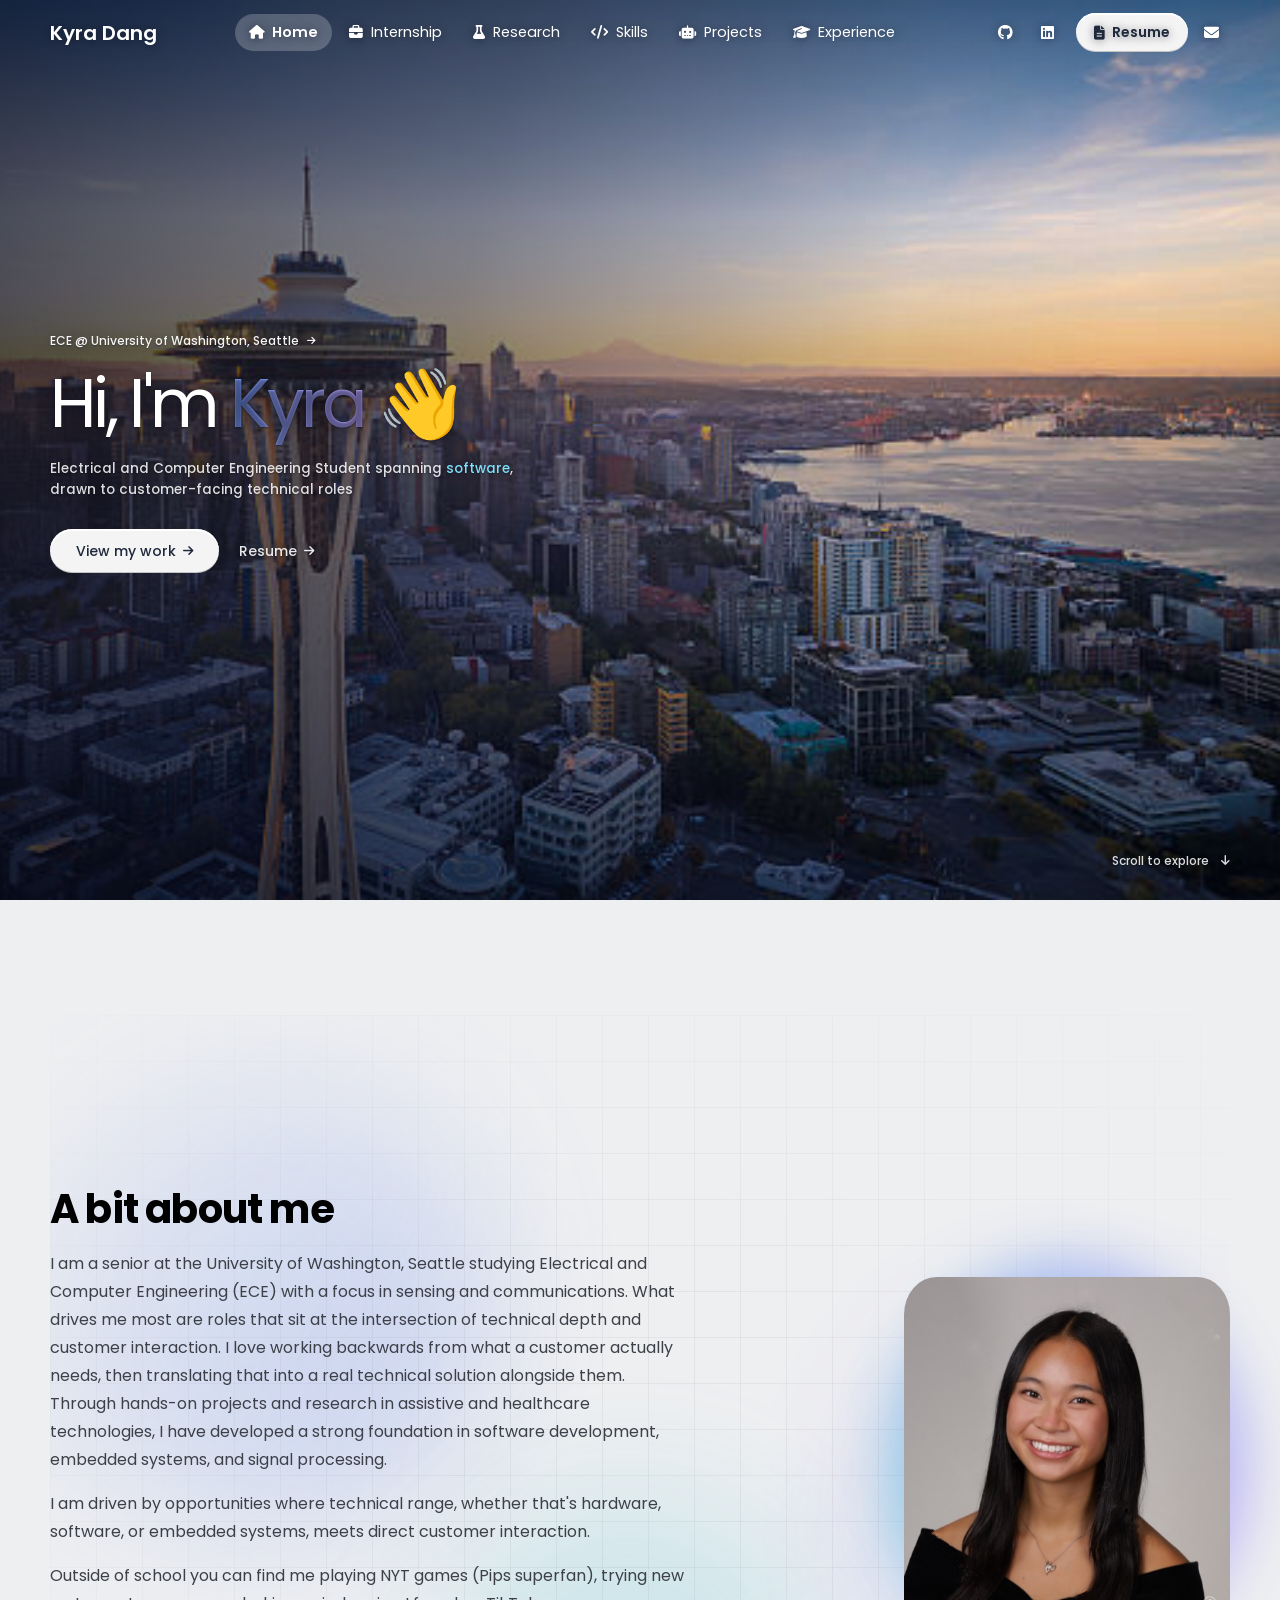
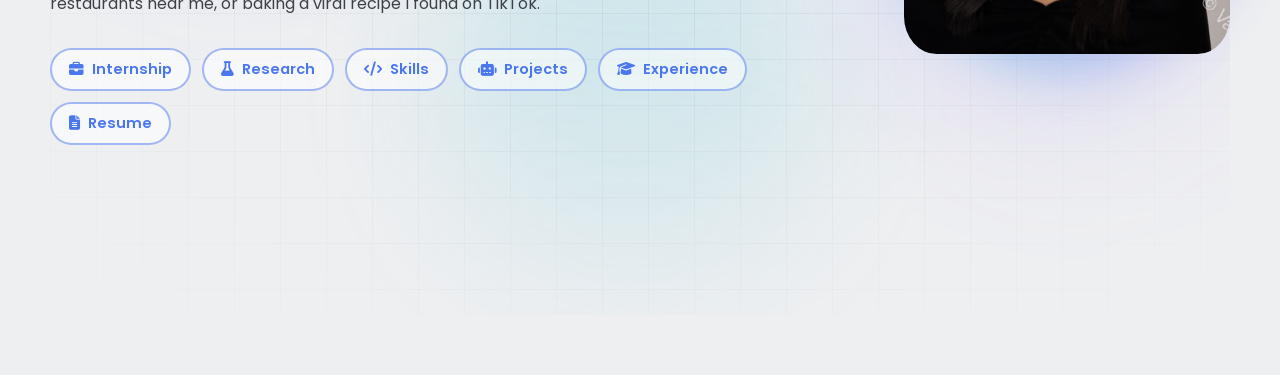
<file: index.html>
<!DOCTYPE html>
<html lang="en">
<head>
    <meta charset="UTF-8">
    <meta name="viewport" content="width=device-width, initial-scale=1.0">
    <title>Kyra Dang Portfolio</title>

    <link rel="preconnect" href="https://fonts.googleapis.com">
<link rel="preconnect" href="https://fonts.gstatic.com" crossorigin>
<link href="https://fonts.googleapis.com/css2?family=Poppins:wght@400;600&display=swap" rel="stylesheet">

<link rel="stylesheet" href="https://cdnjs.cloudflare.com/ajax/libs/font-awesome/6.7.2/css/all.min.css" integrity="sha512-Evv84Mr4kqVGRNSgIGL/F/aIDqQb7xQ2vcrdIwxfjThSH8CSR7PBEakCr51Ck+w+/U6swU2Im1vVX0SVk9ABhg==" crossorigin="anonymous" referrerpolicy="no-referrer" />

    <link rel="icon" href="favicon.ico" sizes="any">
    <link rel="icon" type="image/png" href="favicon-32.png" sizes="32x32">
    <link rel="apple-touch-icon" href="apple-touch-icon.png">
    <!--Bump ?v= whenever styles.css or main.js changes, so returning
        visitors are not served a cached copy against new markup-->
    <link rel="stylesheet" href="styles.css?v=20260919">
    <!--Adds the motion hooks only when JS is on, so the page is fully visible without it-->
    <script>document.documentElement.classList.add('js-motion');</script>
    <script src="main.js?v=20260919" defer></script>
</head>
<body class="has-cover">
    <!--TOP NAV NAV-->
    <nav class="topnav">
        <a href="index.html" class="topnav-logo">Kyra Dang</a>

        <div class="topnav-links">

            <a href="index.html" class="active">
                <i class="fa-solid fa-house"></i>
                <span>Home</span>
            </a>

            <a href="internship.html">
                <i class="fa-solid fa-briefcase"></i>
                <span>Internship</span>
            </a>

            <a href="research.html">
                <i class="fa-solid fa-flask"></i>
                <span>Research</span>
            </a>

            <a href="skills.html">
                <i class="fa-solid fa-code"></i>
                <span>Skills</span>
            </a>

            <a href="projects.html">
                <i class="fa-solid fa-robot"></i>
                <span>Projects</span>
            </a>

            <a href="experience.html">
                <i class="fa-solid fa-graduation-cap"></i>
                <span>Experience</span>
            </a>
        </div>

        <div class="topnav-social">
            <a href="https://github.com/kyrad2004" target="_blank" rel="noopener noreferrer">
                <i class="fa-brands fa-github"></i>
                <span>Github</span>
            </a>

            <a href="http://linkedin.com/in/kyra-dang " target="_blank" rel="noopener noreferrer">
                <i class="fa-brands fa-linkedin"></i>
                <span>LinkedIn</span>
            </a>

            <a href="resume.pdf" target="_blank" rel="noopener noreferrer">
                <i class="fa-solid fa-file-lines"></i>
                <span>Resume</span>
            </a>

            <a href="mailto:ktbdang04@gmail.com">
                <i class="fa-solid fa-envelope"></i>
                <span>Email</span>
            </a>
        </div>
    </nav>

    <main>
        <!--SECTION 1: COVER HERO-->
        <section class="cover">
            <div class="cover-media">
                <!--Changing this src is all it takes to swap the cover image;
                    object-fit handles any aspect ratio. Dropping in a larger
                    version of the same photo needs no other change.
                    images/seattle-skyline.svg is kept as a working fallback.-->
                <img class="cover-img" src="images/istockphoto-2229073652-612x612.jpg"
                     alt="The Seattle skyline at sunrise, with the Space Needle above downtown and Elliott Bay">
            </div>
            <div class="cover-scrim" aria-hidden="true"></div>

            <div class="cover-content">
                <a href="experience.html" class="cover-eyebrow fx-copy" style="--d: .14s">
                    <span>ECE @ University of Washington, Seattle</span>
                    <i class="fa-solid fa-arrow-right"></i>
                </a>

                <h1 class="fx-copy" style="--d: .24s">Hi, I'm <span class="grad-text">Kyra</span> <span class="wave">&#128075;</span></h1>

                <p class="cover-tagline fx-copy" style="--d: .34s">Electrical and Computer Engineering Student spanning
                    <!--Shown as-is without JS; becomes screen-reader-only once the
                        rotator takes over, since that shows one word at a time-->
                    <span class="roles-full">software, hardware, and embedded systems</span><span
                        class="rotator" aria-hidden="true"><span
                        class="rotator-item is-active">software</span><span
                        class="rotator-item">hardware</span><span
                        class="rotator-item">embedded systems</span></span>, drawn to customer-facing technical roles</p>

                <div class="cover-actions">
                    <a href="projects.html" class="btn-primary fx-btn" style="--d: .44s">
                        <span>View my work</span>
                        <i class="fa-solid fa-arrow-right"></i>
                    </a>
                    <a href="resume.pdf" target="_blank" rel="noopener noreferrer" class="btn-text fx-btn" style="--d: .56s">
                        <span>Resume</span>
                        <i class="fa-solid fa-arrow-right"></i>
                    </a>
                </div>
            </div>

            <a href="#about" class="scroll-cue fx-copy" style="--d: .70s">
                <span>Scroll to explore</span>
                <i class="fa-solid fa-arrow-down"></i>
            </a>
        </section>

        <!--SECTION 2: INTRO / ABOUT-->
        <section id="about" class="intro-section">
            <!--Decorative drifting gradient backdrop-->
            <div class="hero-bg" aria-hidden="true">
                <span class="blob blob-1"></span>
                <span class="blob blob-2"></span>
                <span class="blob blob-3"></span>
                <span class="hero-grid"></span>
            </div>

            <div class="text">
                <h2>A bit about me</h2>

                <p> I am a senior at the University of Washington, Seattle studying Electrical and Computer Engineering (ECE) with a focus in sensing and communications. What drives me most are roles that sit at the intersection of technical depth and customer interaction. I love working backwards from what a customer actually needs, then translating that into a real technical solution alongside them. Through hands-on projects and research in assistive and healthcare technologies, I have developed a strong foundation in software development, embedded systems, and signal processing.</p>

                <p> I am driven by opportunities where technical range, whether that's hardware, software, or embedded systems, meets direct customer interaction.</p>

                <p>Outside of school you can find me playing NYT games (Pips superfan), trying new restaurants near me, or baking a viral recipe I found on TikTok.</p>

                <div class="links">
                    <a href="internship.html">
                        <i class="fa-solid fa-briefcase"></i>
                        <span>Internship</span>
                    </a>

                    <a href="research.html">
                        <i class="fa-solid fa-flask"></i>
                        <span>Research</span>
                    </a>

                    <a href="skills.html">
                        <i class="fa-solid fa-code"></i>
                        <span>Skills</span>
                    </a>

                    <a href="projects.html">
                        <i class="fa-solid fa-robot"></i>
                        <span>Projects</span>
                    </a>

                    <a href="experience.html">
                        <i class="fa-solid fa-graduation-cap"></i>
                        <span>Experience</span>
                    </a>

                    <a href="resume.pdf" target="_blank" rel="noopener noreferrer">
                        <i class="fa-solid fa-file-lines"></i>
                        <span>Resume</span>
                    </a>
                </div>
            </div>

            <div class="headshot">
                <div class="headshot-tilt">
                    <div class="headshot-frame">
                        <img src="images/Headshot.webp" alt="Kyra Dang headshot">
                    </div>
                </div>
            </div>
        </section>
    </main>
</body>
</html>
</file>
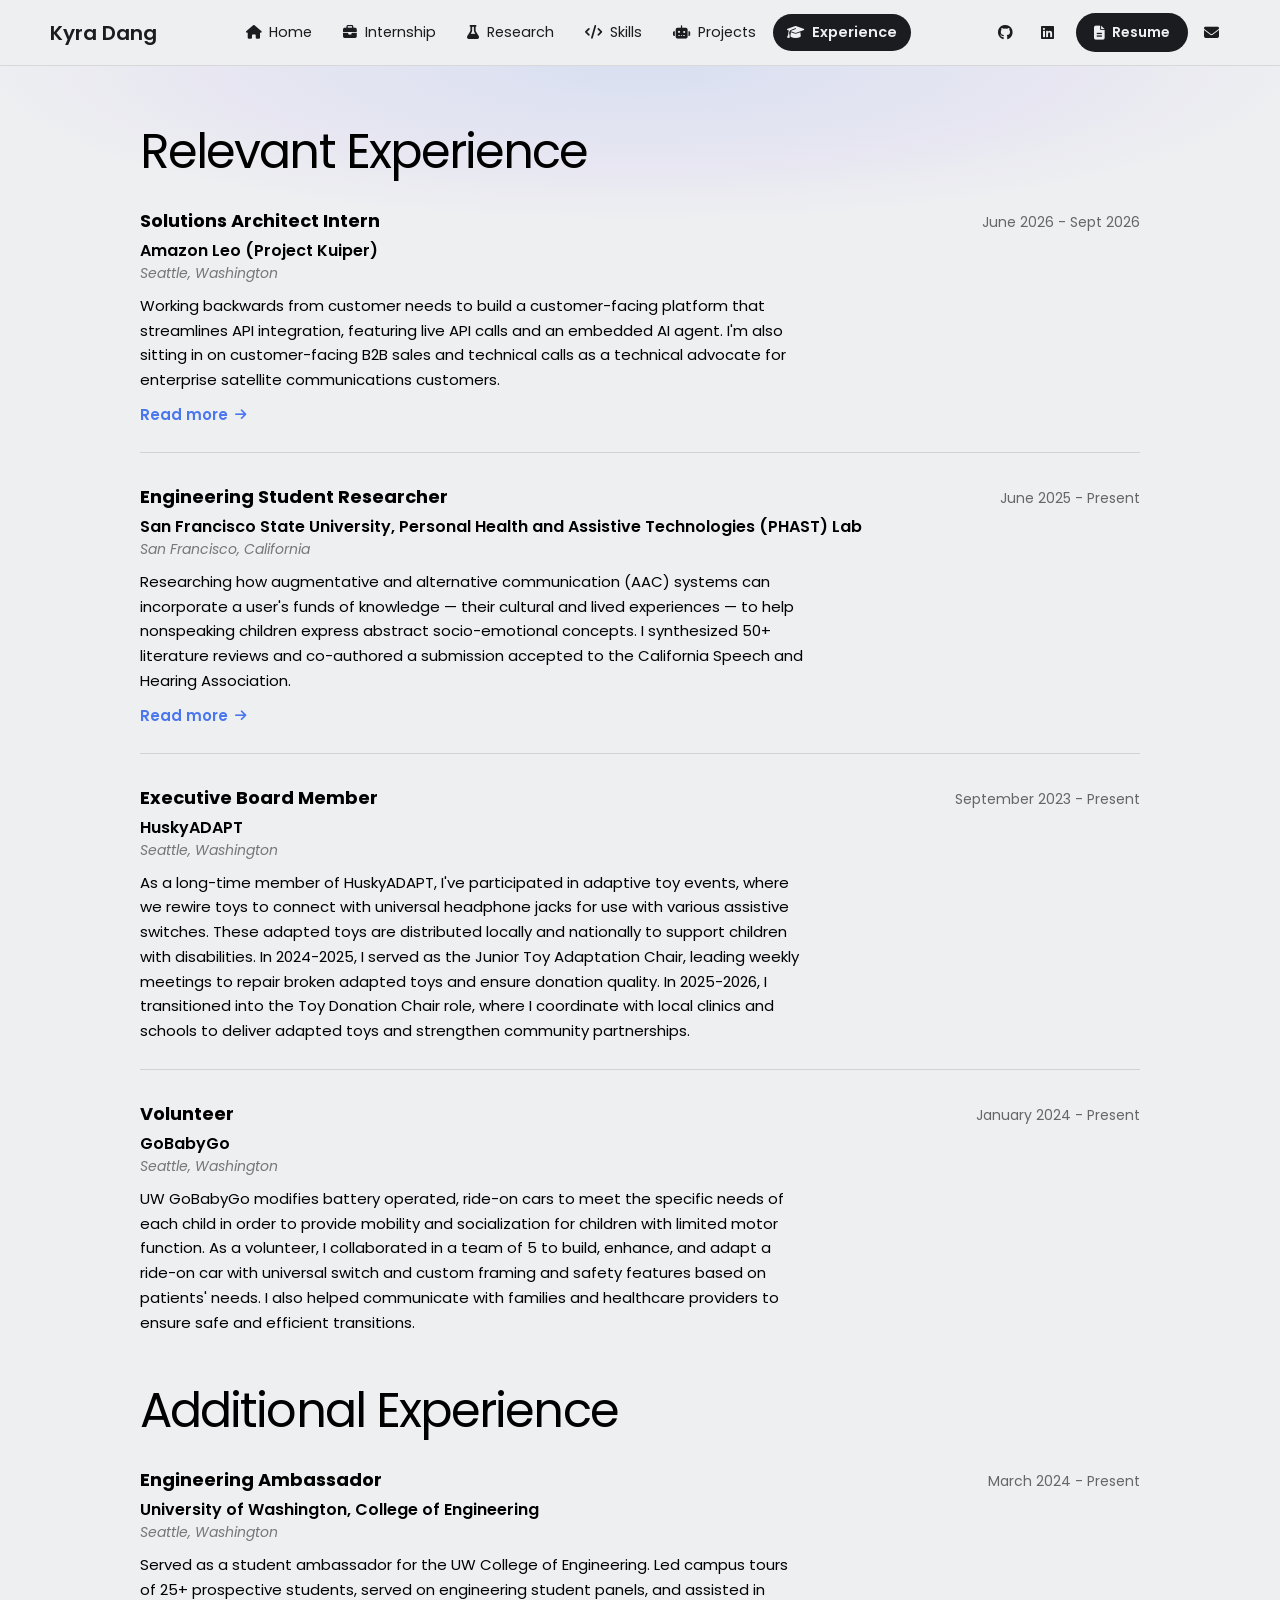
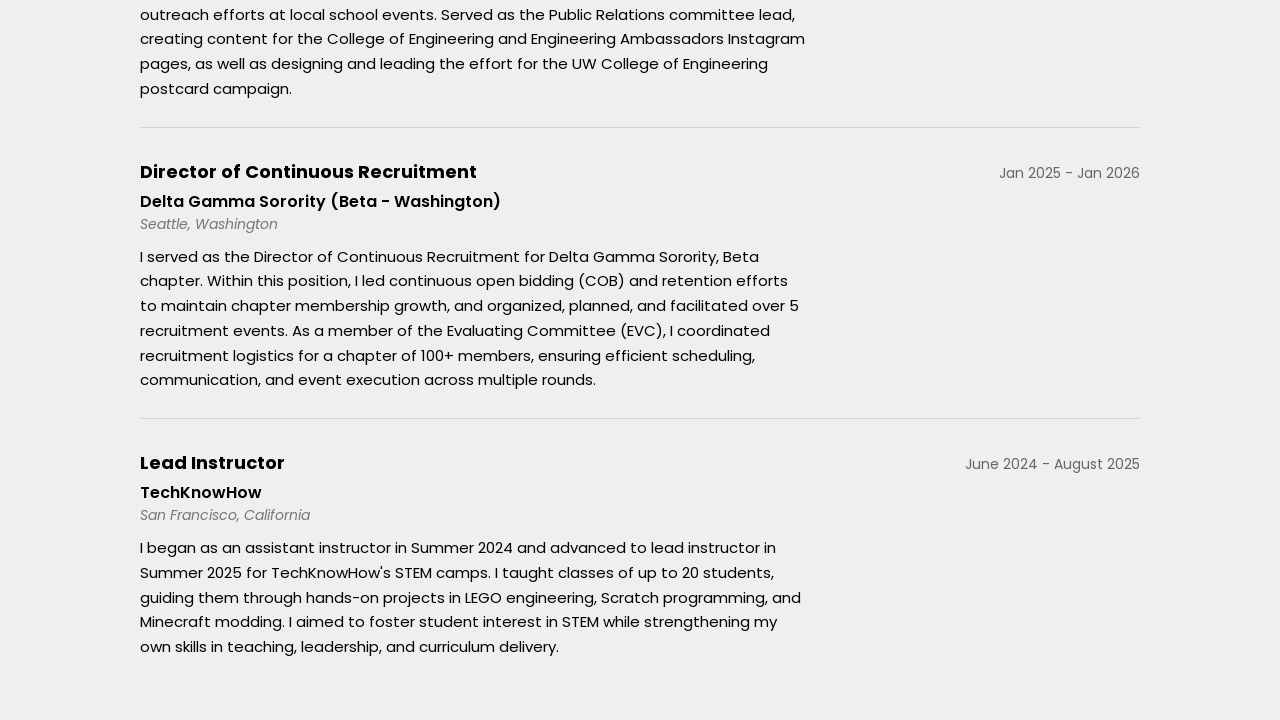
<file: experience.html>
<!DOCTYPE html>
<html lang="en">
<head>
    <meta charset="UTF-8">
    <meta name="viewport" content="width=device-width, initial-scale=1.0">
    <title>Kyra Dang - Experience</title>

    <link rel="preconnect" href="https://fonts.googleapis.com">
<link rel="preconnect" href="https://fonts.gstatic.com" crossorigin>
<link href="https://fonts.googleapis.com/css2?family=Poppins:wght@400;600&display=swap" rel="stylesheet">

<link rel="stylesheet" href="https://cdnjs.cloudflare.com/ajax/libs/font-awesome/6.7.2/css/all.min.css" integrity="sha512-Evv84Mr4kqVGRNSgIGL/F/aIDqQb7xQ2vcrdIwxfjThSH8CSR7PBEakCr51Ck+w+/U6swU2Im1vVX0SVk9ABhg==" crossorigin="anonymous" referrerpolicy="no-referrer" />

    <link rel="icon" href="favicon.ico" sizes="any">
    <link rel="icon" type="image/png" href="favicon-32.png" sizes="32x32">
    <link rel="apple-touch-icon" href="apple-touch-icon.png">
    <!--Bump ?v= whenever styles.css or main.js changes, so returning
        visitors are not served a cached copy against new markup-->
    <link rel="stylesheet" href="styles.css?v=20260919">
    <!--Adds the motion hooks only when JS is on, so the page is fully visible without it-->
    <script>document.documentElement.classList.add('js-motion');</script>
    <script src="main.js?v=20260919" defer></script>
</head>
<body>
    <!--TOP NAV NAV-->
    <nav class="topnav">
        <a href="index.html" class="topnav-logo">Kyra Dang</a>

        <div class="topnav-links">

            <a href="index.html">
                <i class="fa-solid fa-house"></i>
                <span>Home</span>
            </a>

            <a href="internship.html">
                <i class="fa-solid fa-briefcase"></i>
                <span>Internship</span>
            </a>

            <a href="research.html">
                <i class="fa-solid fa-flask"></i>
                <span>Research</span>
            </a>

            <a href="skills.html">
                <i class="fa-solid fa-code"></i>
                <span>Skills</span>
            </a>

            <a href="projects.html">
                <i class="fa-solid fa-robot"></i>
                <span>Projects</span>
            </a>

            <a href="experience.html" class="active">
                <i class="fa-solid fa-graduation-cap"></i>
                <span>Experience</span>
            </a>
        </div>

        <div class="topnav-social">
            <a href="https://github.com/kyrad2004" target="_blank" rel="noopener noreferrer">
                <i class="fa-brands fa-github"></i>
                <span>Github</span>
            </a>

            <a href="http://linkedin.com/in/kyra-dang " target="_blank" rel="noopener noreferrer">
                <i class="fa-brands fa-linkedin"></i>
                <span>LinkedIn</span>
            </a>

            <a href="resume.pdf" target="_blank" rel="noopener noreferrer">
                <i class="fa-solid fa-file-lines"></i>
                <span>Resume</span>
            </a>

            <a href="mailto:ktbdang04@gmail.com">
                <i class="fa-solid fa-envelope"></i>
                <span>Email</span>
            </a>
        </div>
    </nav>

    <main>
        <!--SECTION 4: EXPERIENCE-->
        <section id="Experience" class="experience-section">
            <h2>Relevant Experience</h2>
            <div class="group">
                <div class="entry">
                    <div class="entry-header">
                        <h4>Solutions Architect Intern</h4>
                        <span class="date">June 2026 - Sept 2026</span>
                    </div>
                    <p class="entry-sub">Amazon Leo (Project Kuiper)</p>
                    <p class="location">Seattle, Washington</p>
                    <p class="description">Working backwards from customer needs to build a customer-facing platform that streamlines API integration, featuring live API calls and an embedded AI agent. I'm also sitting in on customer-facing B2B sales and technical calls as a technical advocate for enterprise satellite communications customers.</p>
                    <a href="internship.html" class="read-more">
                        <span>Read more</span>
                        <i class="fa-solid fa-arrow-right"></i>
                    </a>
                </div>

                <div class="entry">
                    <div class="entry-header">
                        <h4>Engineering Student Researcher</h4>
                        <span class="date">June 2025 - Present</span>
                    </div>
                    <p class="entry-sub">San Francisco State University, Personal Health and Assistive Technologies (PHAST) Lab</p>
                    <p class="location">San Francisco, California</p>
                    <p class="description">Researching how augmentative and alternative communication (AAC) systems can incorporate a user's funds of knowledge &mdash; their cultural and lived experiences &mdash; to help nonspeaking children express abstract socio-emotional concepts. I synthesized 50+ literature reviews and co-authored a submission accepted to the California Speech and Hearing Association.</p>
                    <a href="research.html" class="read-more">
                        <span>Read more</span>
                        <i class="fa-solid fa-arrow-right"></i>
                    </a>
                </div>

                <div class="entry">
                    <div class="entry-header">
                        <h4>Executive Board Member</h4>
                        <span class="date">September 2023 - Present</span>
                    </div>
                    <p class="entry-sub">HuskyADAPT</p>
                    <p class="location">Seattle, Washington</p>
                    <p class="description">As a long-time member of HuskyADAPT, I've participated in adaptive toy events, where we rewire toys to connect with universal headphone jacks for use with various assistive switches. These adapted toys are distributed locally and nationally to support children with disabilities. In 2024-2025, I served as the Junior Toy Adaptation Chair, leading weekly meetings to repair broken adapted toys and ensure donation quality. In 2025-2026, I transitioned into the Toy Donation Chair role, where I coordinate with local clinics and schools to deliver adapted toys and strengthen community partnerships.</p>
                </div>

                <div class="entry">
                    <div class="entry-header">
                        <h4>Volunteer</h4>
                        <span class="date">January 2024 - Present</span>
                    </div>
                    <p class="entry-sub">GoBabyGo</p>
                    <p class="location">Seattle, Washington</p>
                    <p class="description">UW GoBabyGo modifies battery operated, ride-on cars to meet the specific needs of each child in order to provide mobility and socialization for children with limited motor function. As a volunteer, I collaborated in a team of 5 to build, enhance, and adapt a ride-on car with universal switch and custom framing and safety features based on patients' needs. I also helped communicate with families and healthcare providers to ensure safe and efficient transitions.</p>
                </div>
            </div>

            <h2>Additional Experience</h2>
            <div class="group">
                <div class="entry">
                    <div class="entry-header">
                        <h4>Engineering Ambassador</h4>
                        <span class="date">March 2024 - Present</span>
                    </div>
                    <p class="entry-sub">University of Washington, College of Engineering</p>
                    <p class="location">Seattle, Washington</p>
                    <p class="description">Served as a student ambassador for the UW College of Engineering. Led campus tours of 25+ prospective students, served on engineering student panels, and assisted in outreach efforts at local school events. Served as the Public Relations committee lead, creating content for the College of Engineering and Engineering Ambassadors Instagram pages, as well as designing and leading the effort for the UW College of Engineering postcard campaign.</p>
                </div>

                <div class="entry">
                    <div class="entry-header">
                        <h4>Director of Continuous Recruitment</h4>
                        <span class="date">Jan 2025 - Jan 2026</span>
                    </div>
                    <p class="entry-sub">Delta Gamma Sorority (Beta - Washington)</p>
                    <p class="location">Seattle, Washington</p>
                    <p class="description">I served as the Director of Continuous Recruitment for Delta Gamma Sorority, Beta chapter. Within this position, I led continuous open bidding (COB) and retention efforts to maintain chapter membership growth, and organized, planned, and facilitated over 5 recruitment events. As a member of the Evaluating Committee (EVC), I coordinated recruitment logistics for a chapter of 100+ members, ensuring efficient scheduling, communication, and event execution across multiple rounds.</p>
                </div>

                <div class="entry">
                    <div class="entry-header">
                        <h4>Lead Instructor</h4>
                        <span class="date">June 2024 - August 2025</span>
                    </div>
                    <p class="entry-sub">TechKnowHow</p>
                    <p class="location">San Francisco, California</p>
                    <p class="description">I began as an assistant instructor in Summer 2024 and advanced to lead instructor in Summer 2025 for TechKnowHow's STEM camps. I taught classes of up to 20 students, guiding them through hands-on projects in LEGO engineering, Scratch programming, and Minecraft modding. I aimed to foster student interest in STEM while strengthening my own skills in teaching, leadership, and curriculum delivery.</p>
                </div>
            </div>
        </section>

    </main>
</body>
</html>
</file>
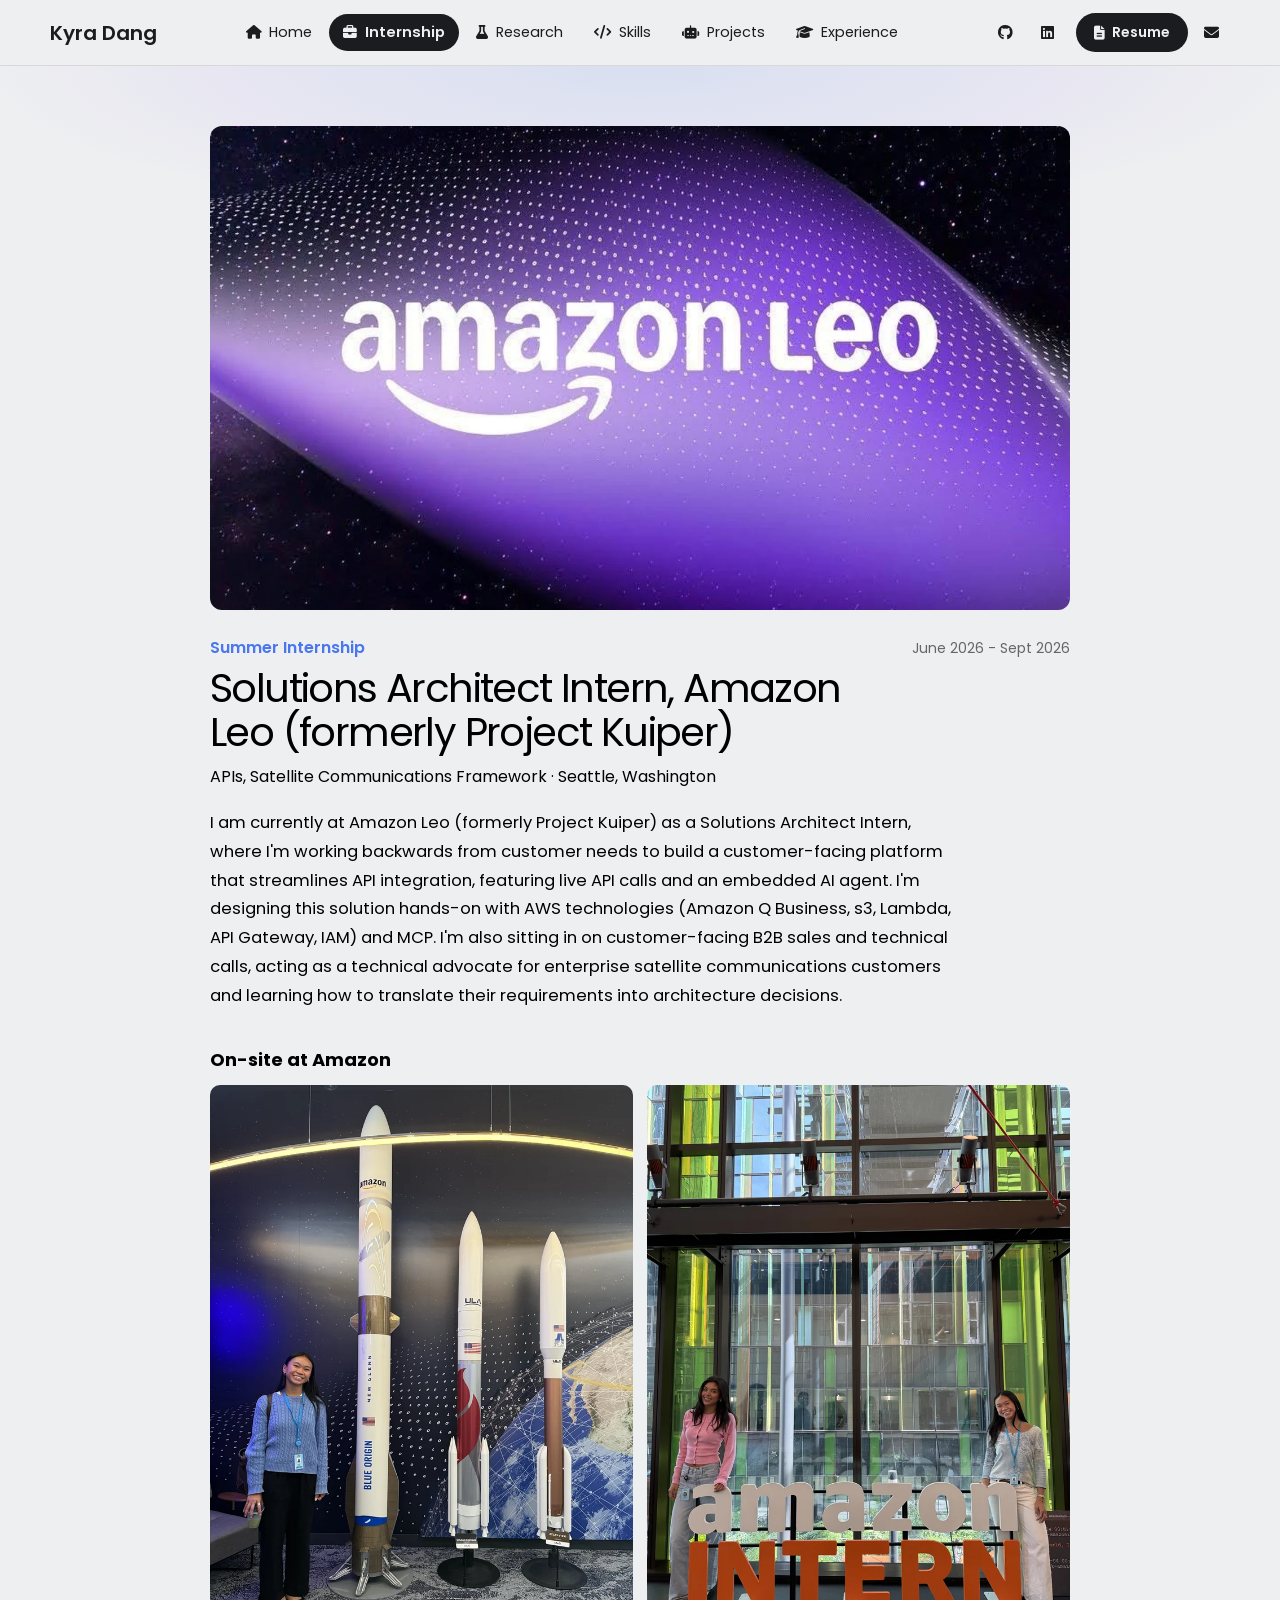
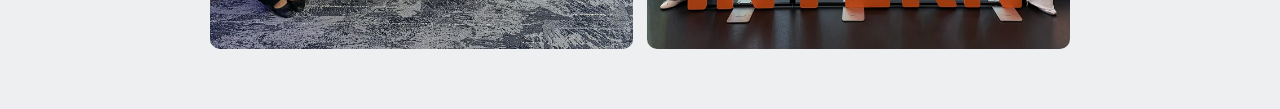
<file: internship.html>
<!DOCTYPE html>
<html lang="en">
<head>
    <meta charset="UTF-8">
    <meta name="viewport" content="width=device-width, initial-scale=1.0">
    <title>Kyra Dang - Internship</title>

    <link rel="preconnect" href="https://fonts.googleapis.com">
<link rel="preconnect" href="https://fonts.gstatic.com" crossorigin>
<link href="https://fonts.googleapis.com/css2?family=Poppins:wght@400;600&display=swap" rel="stylesheet">

<link rel="stylesheet" href="https://cdnjs.cloudflare.com/ajax/libs/font-awesome/6.7.2/css/all.min.css" integrity="sha512-Evv84Mr4kqVGRNSgIGL/F/aIDqQb7xQ2vcrdIwxfjThSH8CSR7PBEakCr51Ck+w+/U6swU2Im1vVX0SVk9ABhg==" crossorigin="anonymous" referrerpolicy="no-referrer" />

    <link rel="icon" href="favicon.ico" sizes="any">
    <link rel="icon" type="image/png" href="favicon-32.png" sizes="32x32">
    <link rel="apple-touch-icon" href="apple-touch-icon.png">
    <!--Bump ?v= whenever styles.css or main.js changes, so returning
        visitors are not served a cached copy against new markup-->
    <link rel="stylesheet" href="styles.css?v=20260919">
    <!--Adds the motion hooks only when JS is on, so the page is fully visible without it-->
    <script>document.documentElement.classList.add('js-motion');</script>
    <script src="main.js?v=20260919" defer></script>
</head>
<body>
    <!--TOP NAV NAV-->
    <nav class="topnav">
        <a href="index.html" class="topnav-logo">Kyra Dang</a>

        <div class="topnav-links">

            <a href="index.html">
                <i class="fa-solid fa-house"></i>
                <span>Home</span>
            </a>

            <a href="internship.html" class="active">
                <i class="fa-solid fa-briefcase"></i>
                <span>Internship</span>
            </a>

            <a href="research.html">
                <i class="fa-solid fa-flask"></i>
                <span>Research</span>
            </a>

            <a href="skills.html">
                <i class="fa-solid fa-code"></i>
                <span>Skills</span>
            </a>

            <a href="projects.html">
                <i class="fa-solid fa-robot"></i>
                <span>Projects</span>
            </a>

            <a href="experience.html">
                <i class="fa-solid fa-graduation-cap"></i>
                <span>Experience</span>
            </a>
        </div>

        <div class="topnav-social">
            <a href="https://github.com/kyrad2004" target="_blank" rel="noopener noreferrer">
                <i class="fa-brands fa-github"></i>
                <span>Github</span>
            </a>

            <a href="http://linkedin.com/in/kyra-dang " target="_blank" rel="noopener noreferrer">
                <i class="fa-brands fa-linkedin"></i>
                <span>LinkedIn</span>
            </a>

            <a href="resume.pdf" target="_blank" rel="noopener noreferrer">
                <i class="fa-solid fa-file-lines"></i>
                <span>Resume</span>
            </a>

            <a href="mailto:ktbdang04@gmail.com">
                <i class="fa-solid fa-envelope"></i>
                <span>Email</span>
            </a>
        </div>
    </nav>

    <main>
        <section class="project-section project-detail">
            <div class="project-detail-hero">
                <img src="images/internship-thumb.webp" alt="Amazon Leo logo">
            </div>

            <div class="project-detail-meta">
                <span class="category">Summer Internship</span>
                <span class="date">June 2026 - Sept 2026</span>
            </div>

            <h1>Solutions Architect Intern, Amazon Leo (formerly Project Kuiper)</h1>
            <p>APIs, Satellite Communications Framework &middot; Seattle, Washington</p>

            <p class="description">I am currently at Amazon Leo (formerly Project Kuiper) as a Solutions Architect Intern, where I'm working backwards from customer needs to build a customer-facing platform that streamlines API integration, featuring live API calls and an embedded AI agent. I'm designing this solution hands-on with AWS technologies (Amazon Q Business, s3, Lambda, API Gateway, IAM) and MCP. I'm also sitting in on customer-facing B2B sales and technical calls, acting as a technical advocate for enterprise satellite communications customers and learning how to translate their requirements into architecture decisions.</p>

            <div class="demo-section">
                <h3>On-site at Amazon</h3>
                <div class="photo-gallery">
                    <img src="images/internship-photo-rockets.webp" alt="Kyra Dang standing next to a Blue Origin New Glenn rocket model in front of a Leo-themed backdrop at Amazon">
                    <img src="images/internship-photo-intern-sign.webp" alt="Kyra Dang with a fellow intern at an Amazon Intern sign">
                </div>
            </div>
        </section>
    </main>
</body>
</html>
</file>
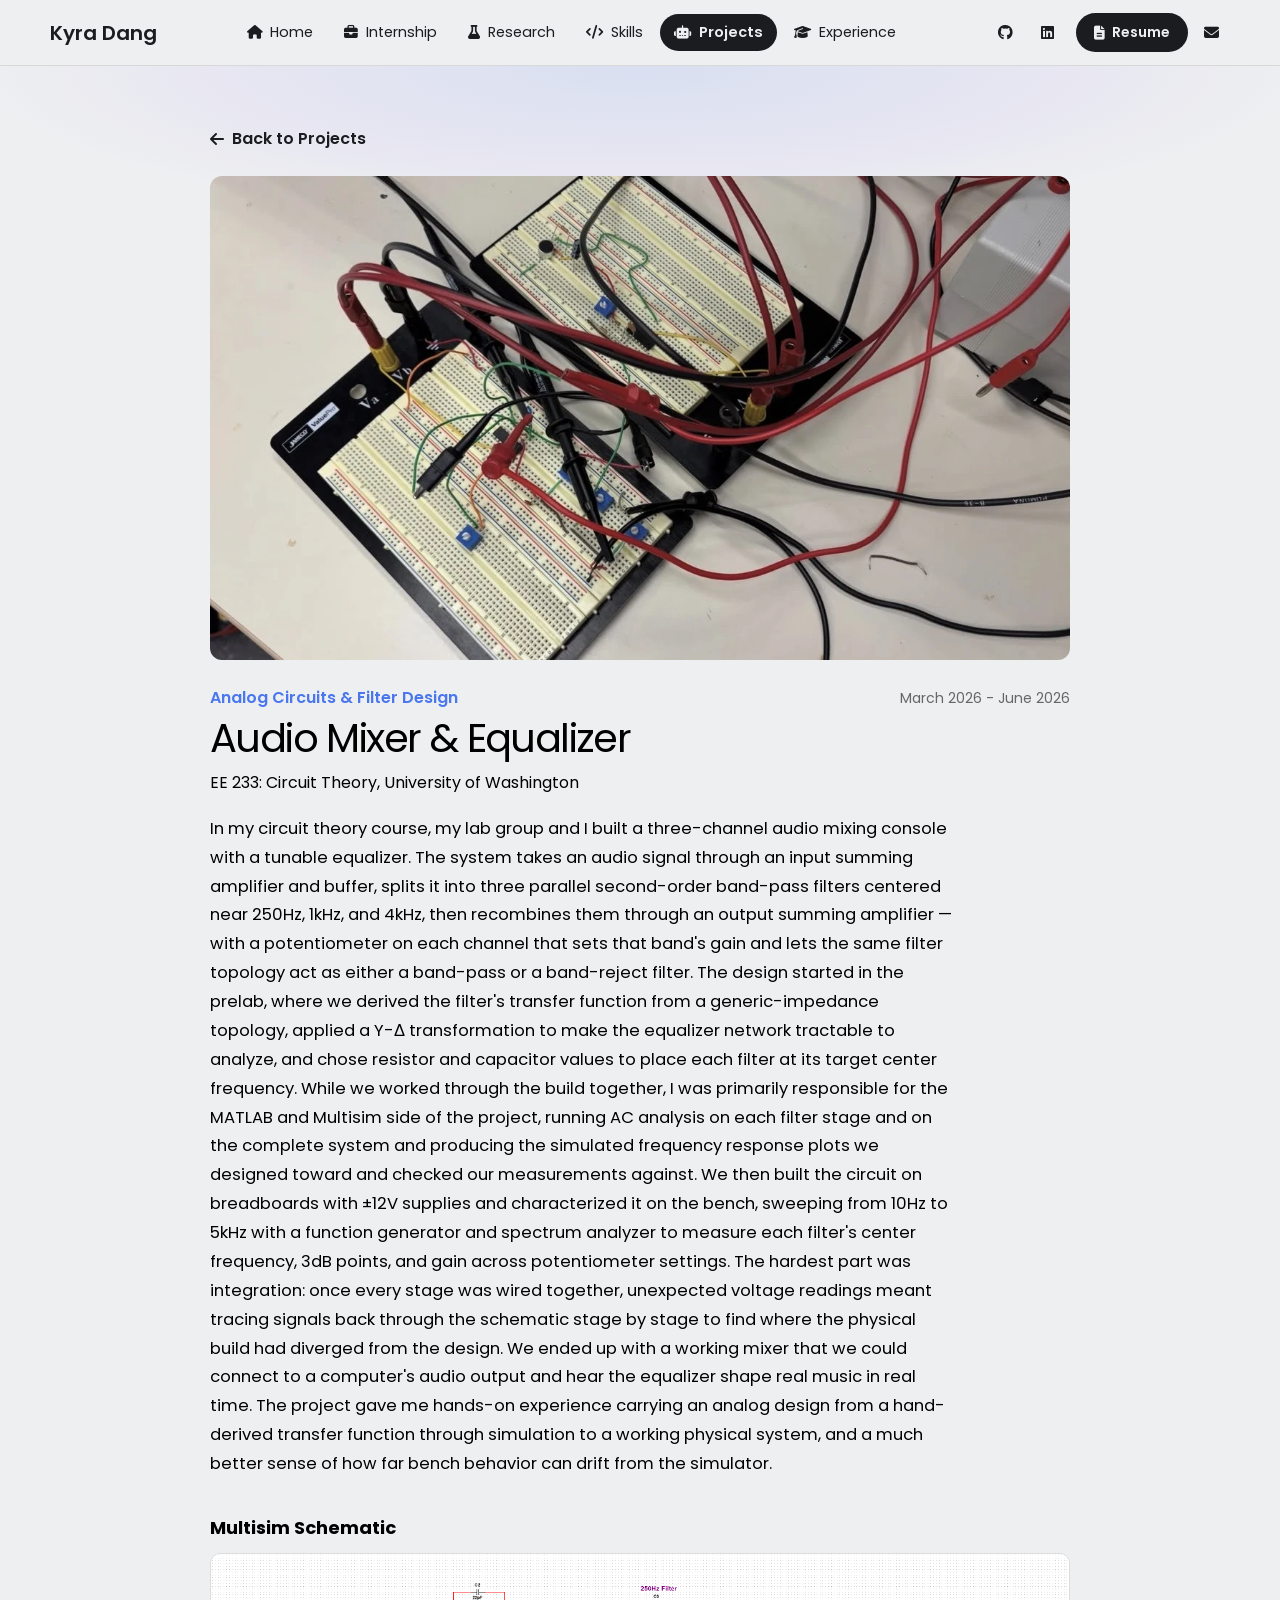
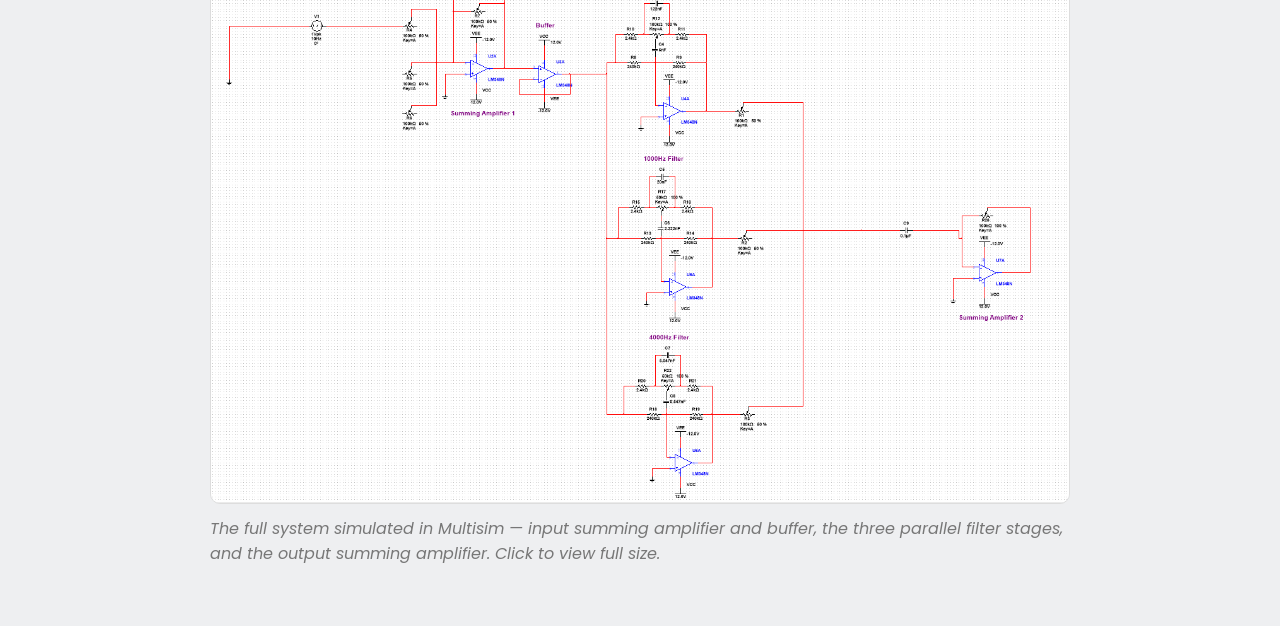
<file: project-audiomixer.html>
<!DOCTYPE html>
<html lang="en">
<head>
    <meta charset="UTF-8">
    <meta name="viewport" content="width=device-width, initial-scale=1.0">
    <title>Kyra Dang - Audio Mixer &amp; Equalizer</title>

    <link rel="preconnect" href="https://fonts.googleapis.com">
<link rel="preconnect" href="https://fonts.gstatic.com" crossorigin>
<link href="https://fonts.googleapis.com/css2?family=Poppins:wght@400;600&display=swap" rel="stylesheet">

<link rel="stylesheet" href="https://cdnjs.cloudflare.com/ajax/libs/font-awesome/6.7.2/css/all.min.css" integrity="sha512-Evv84Mr4kqVGRNSgIGL/F/aIDqQb7xQ2vcrdIwxfjThSH8CSR7PBEakCr51Ck+w+/U6swU2Im1vVX0SVk9ABhg==" crossorigin="anonymous" referrerpolicy="no-referrer" />

    <link rel="icon" href="favicon.ico" sizes="any">
    <link rel="icon" type="image/png" href="favicon-32.png" sizes="32x32">
    <link rel="apple-touch-icon" href="apple-touch-icon.png">
    <!--Bump ?v= whenever styles.css or main.js changes, so returning
        visitors are not served a cached copy against new markup-->
    <link rel="stylesheet" href="styles.css?v=20260919">
    <!--Adds the motion hooks only when JS is on, so the page is fully visible without it-->
    <script>document.documentElement.classList.add('js-motion');</script>
    <script src="main.js?v=20260919" defer></script>
</head>
<body>
    <!--TOP NAV NAV-->
    <nav class="topnav">
        <a href="index.html" class="topnav-logo">Kyra Dang</a>

        <div class="topnav-links">

            <a href="index.html">
                <i class="fa-solid fa-house"></i>
                <span>Home</span>
            </a>

            <a href="internship.html">
                <i class="fa-solid fa-briefcase"></i>
                <span>Internship</span>
            </a>

            <a href="research.html">
                <i class="fa-solid fa-flask"></i>
                <span>Research</span>
            </a>

            <a href="skills.html">
                <i class="fa-solid fa-code"></i>
                <span>Skills</span>
            </a>

            <a href="projects.html" class="active">
                <i class="fa-solid fa-robot"></i>
                <span>Projects</span>
            </a>

            <a href="experience.html">
                <i class="fa-solid fa-graduation-cap"></i>
                <span>Experience</span>
            </a>
        </div>

        <div class="topnav-social">
            <a href="https://github.com/kyrad2004" target="_blank" rel="noopener noreferrer">
                <i class="fa-brands fa-github"></i>
                <span>Github</span>
            </a>

            <a href="http://linkedin.com/in/kyra-dang " target="_blank" rel="noopener noreferrer">
                <i class="fa-brands fa-linkedin"></i>
                <span>LinkedIn</span>
            </a>

            <a href="resume.pdf" target="_blank" rel="noopener noreferrer">
                <i class="fa-solid fa-file-lines"></i>
                <span>Resume</span>
            </a>

            <a href="mailto:ktbdang04@gmail.com">
                <i class="fa-solid fa-envelope"></i>
                <span>Email</span>
            </a>
        </div>
    </nav>


    <main>
        <section class="project-section project-detail">
            <a href="projects.html" class="back-link">
                <i class="fa-solid fa-arrow-left"></i>
                <span>Back to Projects</span>
            </a>

            <div class="project-detail-hero">
                <img src="images/audiomixer-thumb.webp" alt="Photo of the audio mixer circuit built on breadboards">
            </div>

            <!-- Left = category (matches the tile on projects.html). Right = date range. -->
            <div class="project-detail-meta">
                <span class="category">Analog Circuits &amp; Filter Design</span>
                <span class="date">March 2026 - June 2026</span>
            </div>

            <!-- Project title -->
            <h1>Audio Mixer &amp; Equalizer</h1>

            <!-- One-line context: course number and name, or "Independent engineering project" -->
            <p>EE 233: Circuit Theory, University of Washington</p>

            <!-- Main write-up. The other project pages each use one paragraph covering:
                 what the project was, the challenge, what you specifically did,
                 how you tested/validated it, and the outcome or what you learned. -->
            <p class="description">In my circuit theory course, my lab group and I built a three-channel audio mixing console with a tunable equalizer. The system takes an audio signal through an input summing amplifier and buffer, splits it into three parallel second-order band-pass filters centered near 250Hz, 1kHz, and 4kHz, then recombines them through an output summing amplifier &mdash; with a potentiometer on each channel that sets that band's gain and lets the same filter topology act as either a band-pass or a band-reject filter. The design started in the prelab, where we derived the filter's transfer function from a generic-impedance topology, applied a Y-&Delta; transformation to make the equalizer network tractable to analyze, and chose resistor and capacitor values to place each filter at its target center frequency. While we worked through the build together, I was primarily responsible for the MATLAB and Multisim side of the project, running AC analysis on each filter stage and on the complete system and producing the simulated frequency response plots we designed toward and checked our measurements against. We then built the circuit on breadboards with &plusmn;12V supplies and characterized it on the bench, sweeping from 10Hz to 5kHz with a function generator and spectrum analyzer to measure each filter's center frequency, 3dB points, and gain across potentiometer settings. The hardest part was integration: once every stage was wired together, unexpected voltage readings meant tracing signals back through the schematic stage by stage to find where the physical build had diverged from the design. We ended up with a working mixer that we could connect to a computer's audio output and hear the equalizer shape real music in real time. The project gave me hands-on experience carrying an analog design from a hand-derived transfer function through simulation to a working physical system, and a much better sense of how far bench behavior can drift from the simulator.</p>

            <div class="demo-section">
                <h3>Multisim Schematic</h3>
                <a href="images/audiomixer-schematic.png" target="_blank" rel="noopener noreferrer">
                    <img src="images/audiomixer-schematic.png" alt="Multisim schematic of the audio mixer: input summing amplifier and buffer feeding three parallel band-pass filter stages at 250Hz, 1kHz, and 4kHz, recombined by an output summing amplifier" class="schematic">
                </a>
                <p class="demo-note">The full system simulated in Multisim &mdash; input summing amplifier and buffer, the three parallel filter stages, and the output summing amplifier. Click to view full size.</p>
            </div>
        </section>
    </main>
</body>
</html>
</file>
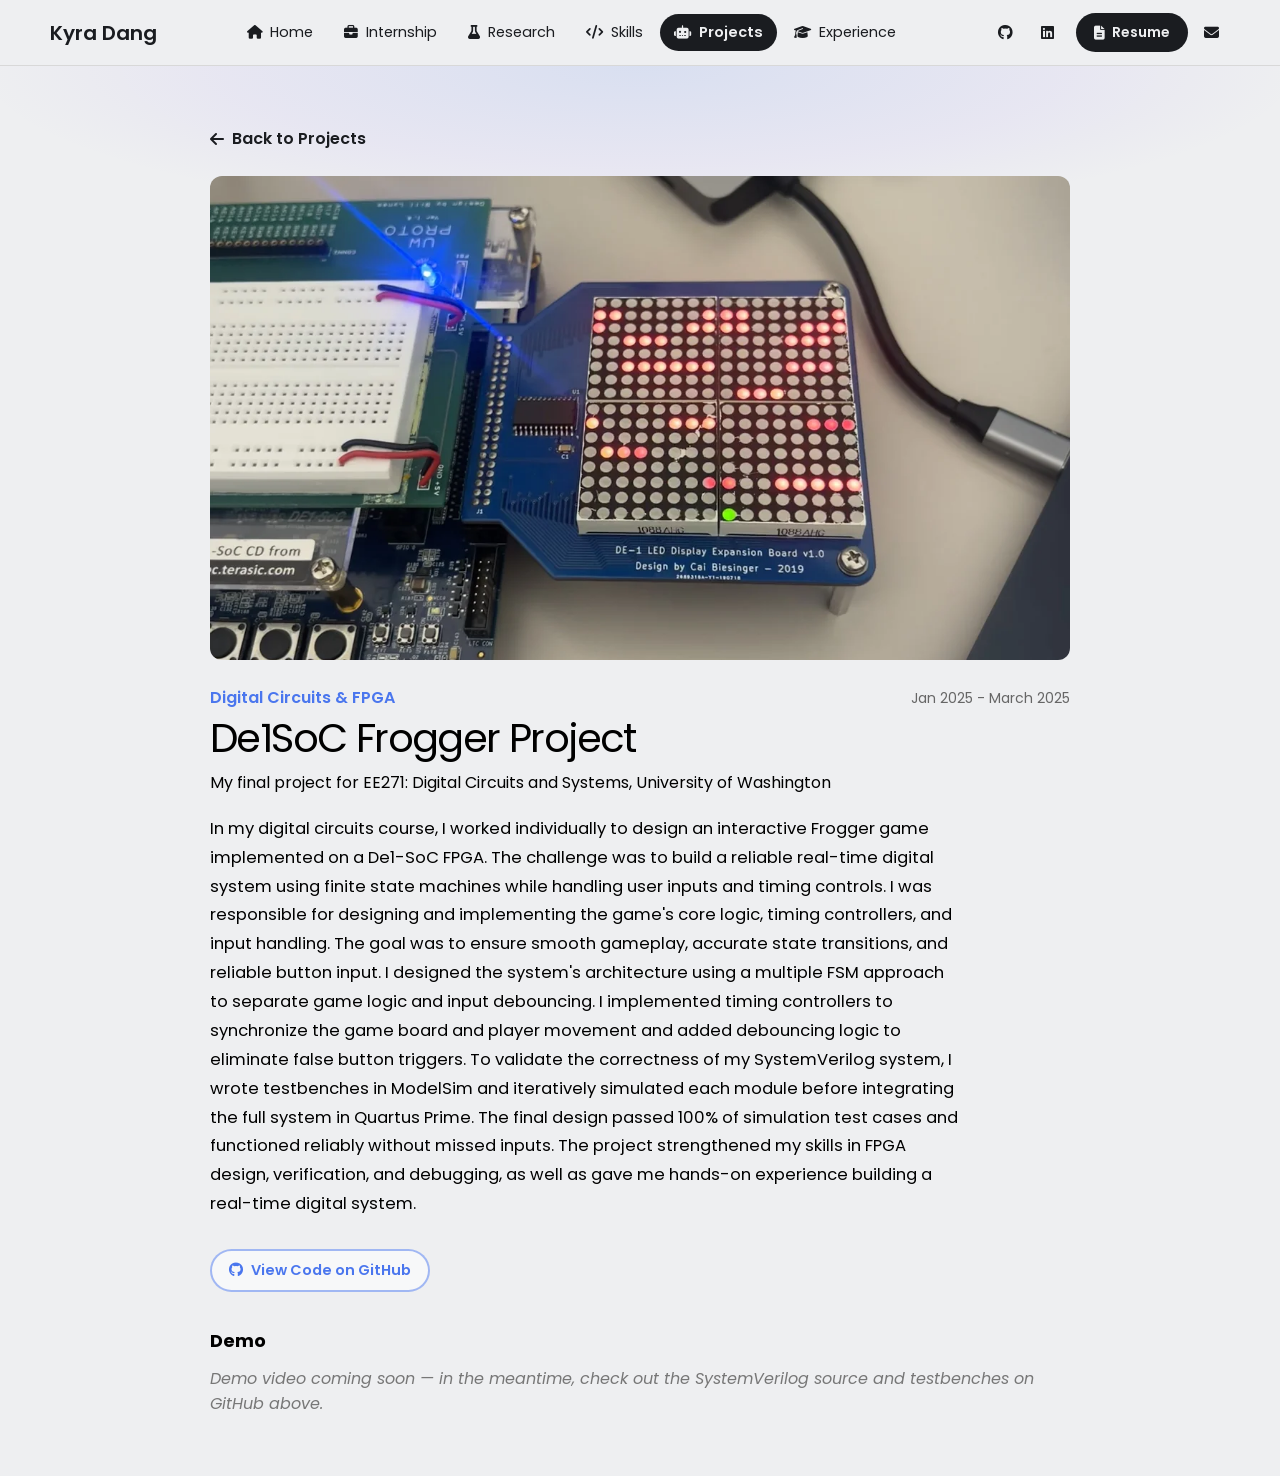
<file: project-frogger.html>
<!DOCTYPE html>
<html lang="en">
<head>
    <meta charset="UTF-8">
    <meta name="viewport" content="width=device-width, initial-scale=1.0">
    <title>Kyra Dang - De1SoC Frogger Project</title>

    <link rel="preconnect" href="https://fonts.googleapis.com">
<link rel="preconnect" href="https://fonts.gstatic.com" crossorigin>
<link href="https://fonts.googleapis.com/css2?family=Poppins:wght@400;600&display=swap" rel="stylesheet">

<link rel="stylesheet" href="https://cdnjs.cloudflare.com/ajax/libs/font-awesome/6.7.2/css/all.min.css" integrity="sha512-Evv84Mr4kqVGRNSgIGL/F/aIDqQb7xQ2vcrdIwxfjThSH8CSR7PBEakCr51Ck+w+/U6swU2Im1vVX0SVk9ABhg==" crossorigin="anonymous" referrerpolicy="no-referrer" />

    <link rel="icon" href="favicon.ico" sizes="any">
    <link rel="icon" type="image/png" href="favicon-32.png" sizes="32x32">
    <link rel="apple-touch-icon" href="apple-touch-icon.png">
    <!--Bump ?v= whenever styles.css or main.js changes, so returning
        visitors are not served a cached copy against new markup-->
    <link rel="stylesheet" href="styles.css?v=20260919">
    <!--Adds the motion hooks only when JS is on, so the page is fully visible without it-->
    <script>document.documentElement.classList.add('js-motion');</script>
    <script src="main.js?v=20260919" defer></script>
</head>
<body>
    <!--TOP NAV NAV-->
    <nav class="topnav">
        <a href="index.html" class="topnav-logo">Kyra Dang</a>

        <div class="topnav-links">

            <a href="index.html">
                <i class="fa-solid fa-house"></i>
                <span>Home</span>
            </a>

            <a href="internship.html">
                <i class="fa-solid fa-briefcase"></i>
                <span>Internship</span>
            </a>

            <a href="research.html">
                <i class="fa-solid fa-flask"></i>
                <span>Research</span>
            </a>

            <a href="skills.html">
                <i class="fa-solid fa-code"></i>
                <span>Skills</span>
            </a>

            <a href="projects.html" class="active">
                <i class="fa-solid fa-robot"></i>
                <span>Projects</span>
            </a>

            <a href="experience.html">
                <i class="fa-solid fa-graduation-cap"></i>
                <span>Experience</span>
            </a>
        </div>

        <div class="topnav-social">
            <a href="https://github.com/kyrad2004" target="_blank" rel="noopener noreferrer">
                <i class="fa-brands fa-github"></i>
                <span>Github</span>
            </a>

            <a href="http://linkedin.com/in/kyra-dang " target="_blank" rel="noopener noreferrer">
                <i class="fa-brands fa-linkedin"></i>
                <span>LinkedIn</span>
            </a>

            <a href="resume.pdf" target="_blank" rel="noopener noreferrer">
                <i class="fa-solid fa-file-lines"></i>
                <span>Resume</span>
            </a>

            <a href="mailto:ktbdang04@gmail.com">
                <i class="fa-solid fa-envelope"></i>
                <span>Email</span>
            </a>
        </div>
    </nav>

    <main>
        <section class="project-section project-detail">
            <a href="projects.html" class="back-link">
                <i class="fa-solid fa-arrow-left"></i>
                <span>Back to Projects</span>
            </a>

            <div class="project-detail-hero">
                <img src="images/project1-thumb.webp" alt="Photo of DE1SoC Board">
            </div>

            <div class="project-detail-meta">
                <span class="category">Digital Circuits &amp; FPGA</span>
                <span class="date">Jan 2025 - March 2025</span>
            </div>

            <h1>De1SoC Frogger Project</h1>
            <p>My final project for EE271: Digital Circuits and Systems, University of Washington</p>

            <p class="description">In my digital circuits course, I worked individually to design an interactive Frogger game implemented on a De1-SoC FPGA. The challenge was to build a reliable real-time digital system using finite state machines while handling user inputs and timing controls. I was responsible for designing and implementing the game's core logic, timing controllers, and input handling. The goal was to ensure smooth gameplay, accurate state transitions, and reliable button input. I designed the system's architecture using a multiple FSM approach to separate game logic and input debouncing. I implemented timing controllers to synchronize the game board and player movement and added debouncing logic to eliminate false button triggers. To validate the correctness of my SystemVerilog system, I wrote testbenches in ModelSim and iteratively simulated each module before integrating the full system in Quartus Prime. The final design passed 100% of simulation test cases and functioned reliably without missed inputs. The project strengthened my skills in FPGA design, verification, and debugging, as well as gave me hands-on experience building a real-time digital system.</p>

            <div class="project-actions">
                <a href="https://github.com/kyrad2004/FPGA-Frogger" target="_blank" rel="noopener noreferrer">
                    <i class="fa-brands fa-github"></i>
                    <span>View Code on GitHub</span>
                </a>
            </div>

            <div class="demo-section">
                <h3>Demo</h3>
                <p class="demo-note">Demo video coming soon — in the meantime, check out the SystemVerilog source and testbenches on GitHub above.</p>
            </div>
        </section>
    </main>
</body>
</html>
</file>
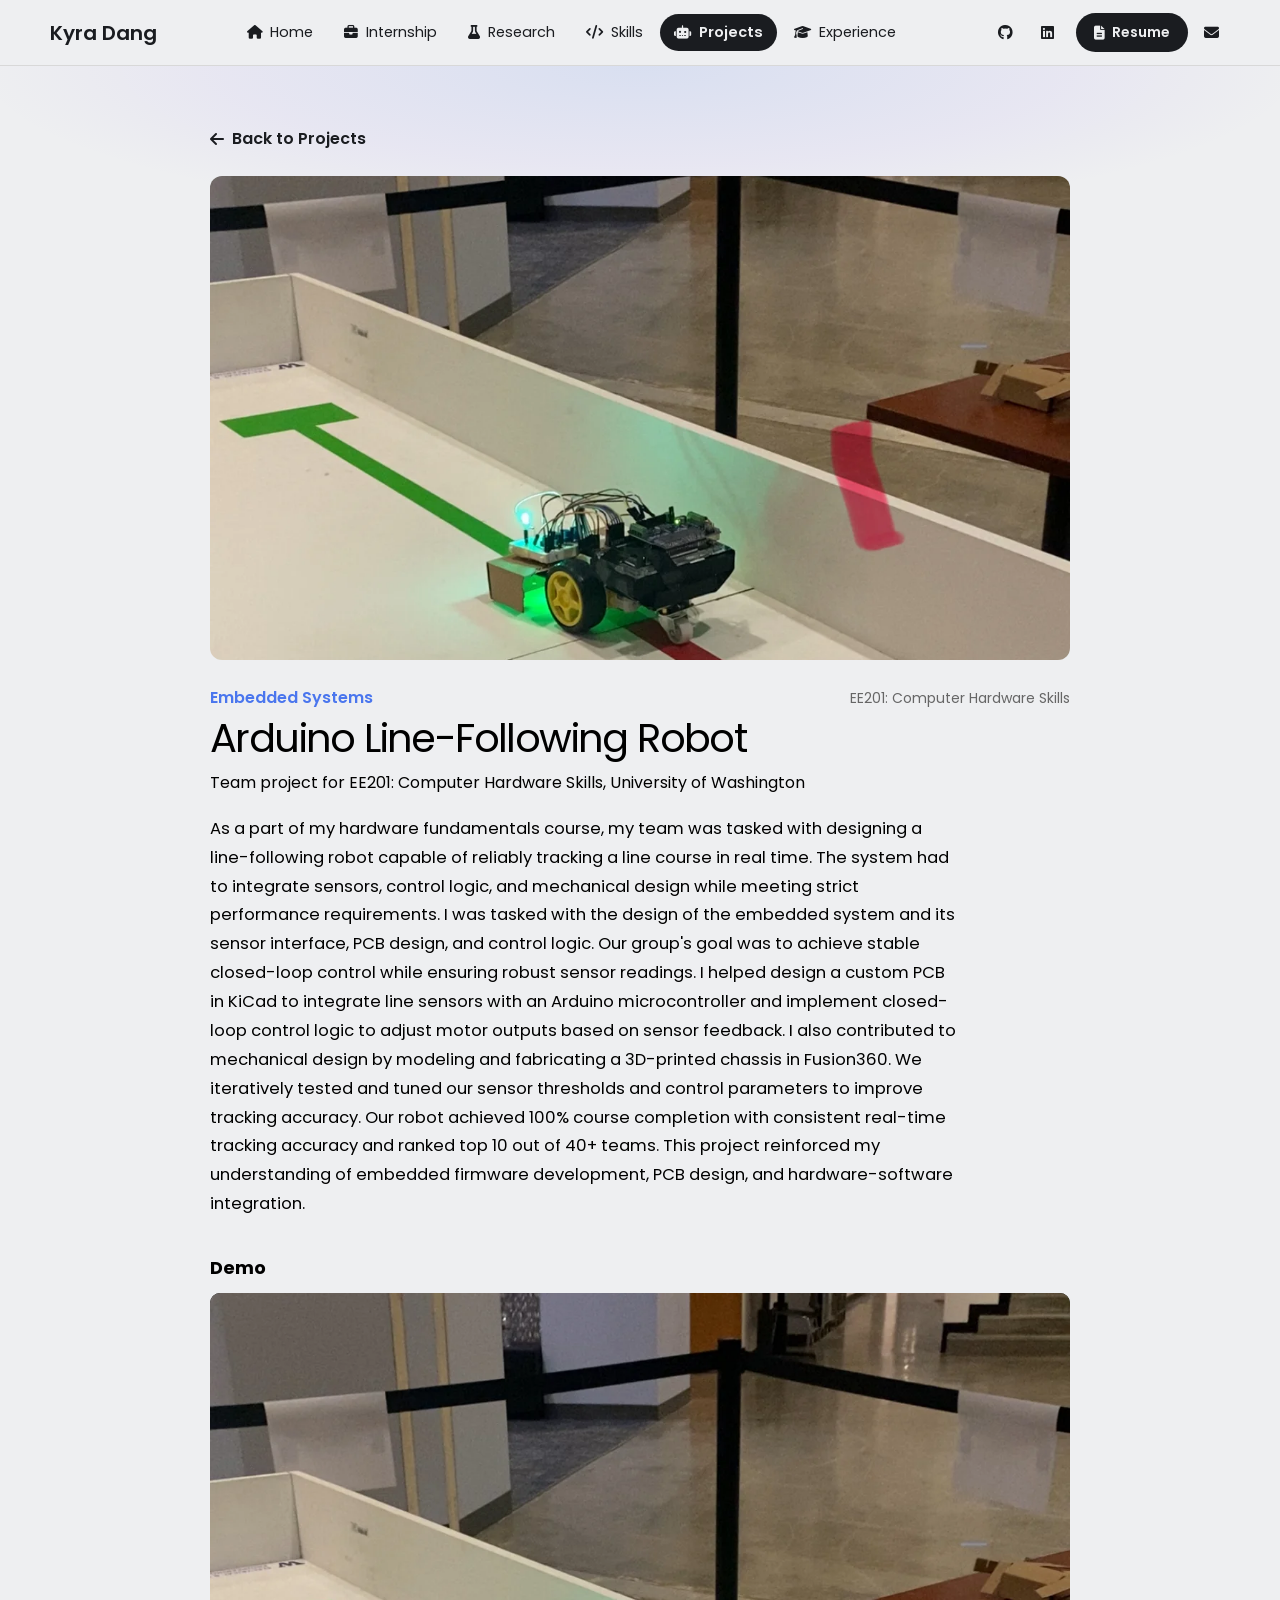
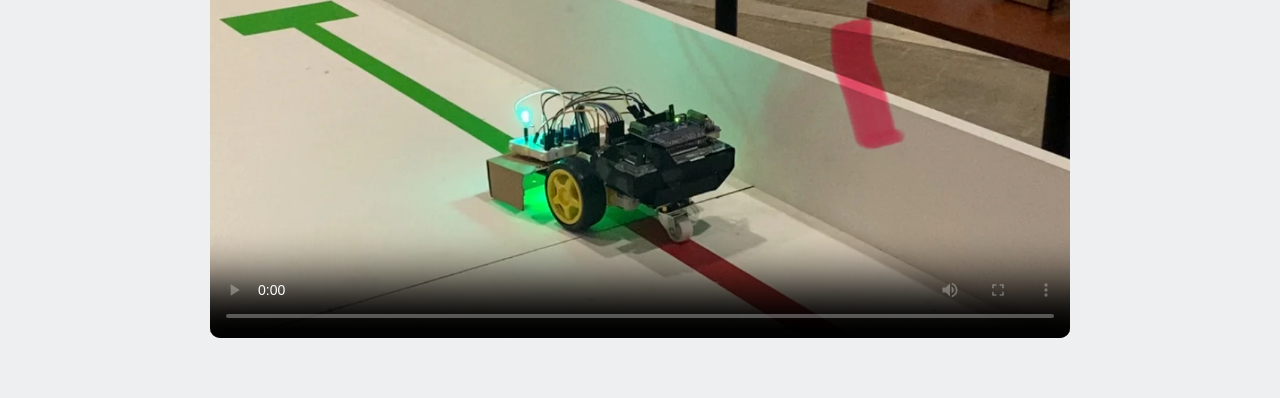
<file: project-robot.html>
<!DOCTYPE html>
<html lang="en">
<head>
    <meta charset="UTF-8">
    <meta name="viewport" content="width=device-width, initial-scale=1.0">
    <title>Kyra Dang - Arduino Line-Following Robot</title>

    <link rel="preconnect" href="https://fonts.googleapis.com">
<link rel="preconnect" href="https://fonts.gstatic.com" crossorigin>
<link href="https://fonts.googleapis.com/css2?family=Poppins:wght@400;600&display=swap" rel="stylesheet">

<link rel="stylesheet" href="https://cdnjs.cloudflare.com/ajax/libs/font-awesome/6.7.2/css/all.min.css" integrity="sha512-Evv84Mr4kqVGRNSgIGL/F/aIDqQb7xQ2vcrdIwxfjThSH8CSR7PBEakCr51Ck+w+/U6swU2Im1vVX0SVk9ABhg==" crossorigin="anonymous" referrerpolicy="no-referrer" />

    <link rel="icon" href="favicon.ico" sizes="any">
    <link rel="icon" type="image/png" href="favicon-32.png" sizes="32x32">
    <link rel="apple-touch-icon" href="apple-touch-icon.png">
    <!--Bump ?v= whenever styles.css or main.js changes, so returning
        visitors are not served a cached copy against new markup-->
    <link rel="stylesheet" href="styles.css?v=20260919">
    <!--Adds the motion hooks only when JS is on, so the page is fully visible without it-->
    <script>document.documentElement.classList.add('js-motion');</script>
    <script src="main.js?v=20260919" defer></script>
</head>
<body>
    <!--TOP NAV NAV-->
    <nav class="topnav">
        <a href="index.html" class="topnav-logo">Kyra Dang</a>

        <div class="topnav-links">

            <a href="index.html">
                <i class="fa-solid fa-house"></i>
                <span>Home</span>
            </a>

            <a href="internship.html">
                <i class="fa-solid fa-briefcase"></i>
                <span>Internship</span>
            </a>

            <a href="research.html">
                <i class="fa-solid fa-flask"></i>
                <span>Research</span>
            </a>

            <a href="skills.html">
                <i class="fa-solid fa-code"></i>
                <span>Skills</span>
            </a>

            <a href="projects.html" class="active">
                <i class="fa-solid fa-robot"></i>
                <span>Projects</span>
            </a>

            <a href="experience.html">
                <i class="fa-solid fa-graduation-cap"></i>
                <span>Experience</span>
            </a>
        </div>

        <div class="topnav-social">
            <a href="https://github.com/kyrad2004" target="_blank" rel="noopener noreferrer">
                <i class="fa-brands fa-github"></i>
                <span>Github</span>
            </a>

            <a href="http://linkedin.com/in/kyra-dang " target="_blank" rel="noopener noreferrer">
                <i class="fa-brands fa-linkedin"></i>
                <span>LinkedIn</span>
            </a>

            <a href="resume.pdf" target="_blank" rel="noopener noreferrer">
                <i class="fa-solid fa-file-lines"></i>
                <span>Resume</span>
            </a>

            <a href="mailto:ktbdang04@gmail.com">
                <i class="fa-solid fa-envelope"></i>
                <span>Email</span>
            </a>
        </div>
    </nav>

    <main>
        <section class="project-section project-detail">
            <a href="projects.html" class="back-link">
                <i class="fa-solid fa-arrow-left"></i>
                <span>Back to Projects</span>
            </a>

            <div class="project-detail-hero">
                <img src="images/robot-thumb.webp" alt="Photo of Line Following Robot">
            </div>

            <div class="project-detail-meta">
                <span class="category">Embedded Systems</span>
                <span class="date">EE201: Computer Hardware Skills</span>
            </div>

            <h1>Arduino Line-Following Robot</h1>
            <p>Team project for EE201: Computer Hardware Skills, University of Washington</p>

            <p class="description">As a part of my hardware fundamentals course, my team was tasked with designing a line-following robot capable of reliably tracking a line course in real time. The system had to integrate sensors, control logic, and mechanical design while meeting strict performance requirements. I was tasked with the design of the embedded system and its sensor interface, PCB design, and control logic. Our group's goal was to achieve stable closed-loop control while ensuring robust sensor readings. I helped design a custom PCB in KiCad to integrate line sensors with an Arduino microcontroller and implement closed-loop control logic to adjust motor outputs based on sensor feedback. I also contributed to mechanical design by modeling and fabricating a 3D-printed chassis in Fusion360. We iteratively tested and tuned our sensor thresholds and control parameters to improve tracking accuracy. Our robot achieved 100% course completion with consistent real-time tracking accuracy and ranked top 10 out of 40+ teams. This project reinforced my understanding of embedded firmware development, PCB design, and hardware-software integration.</p>

            <div class="demo-section">
                <h3>Demo</h3>
                <video controls preload="metadata" poster="images/robot-thumb.webp">
                    <source src="images/robot-demo.mp4" type="video/mp4">
                    Your browser doesn't support embedded video. <a href="images/robot-demo.mp4">Download the demo clip</a> instead.
                </video>
            </div>
        </section>
    </main>
</body>
</html>
</file>
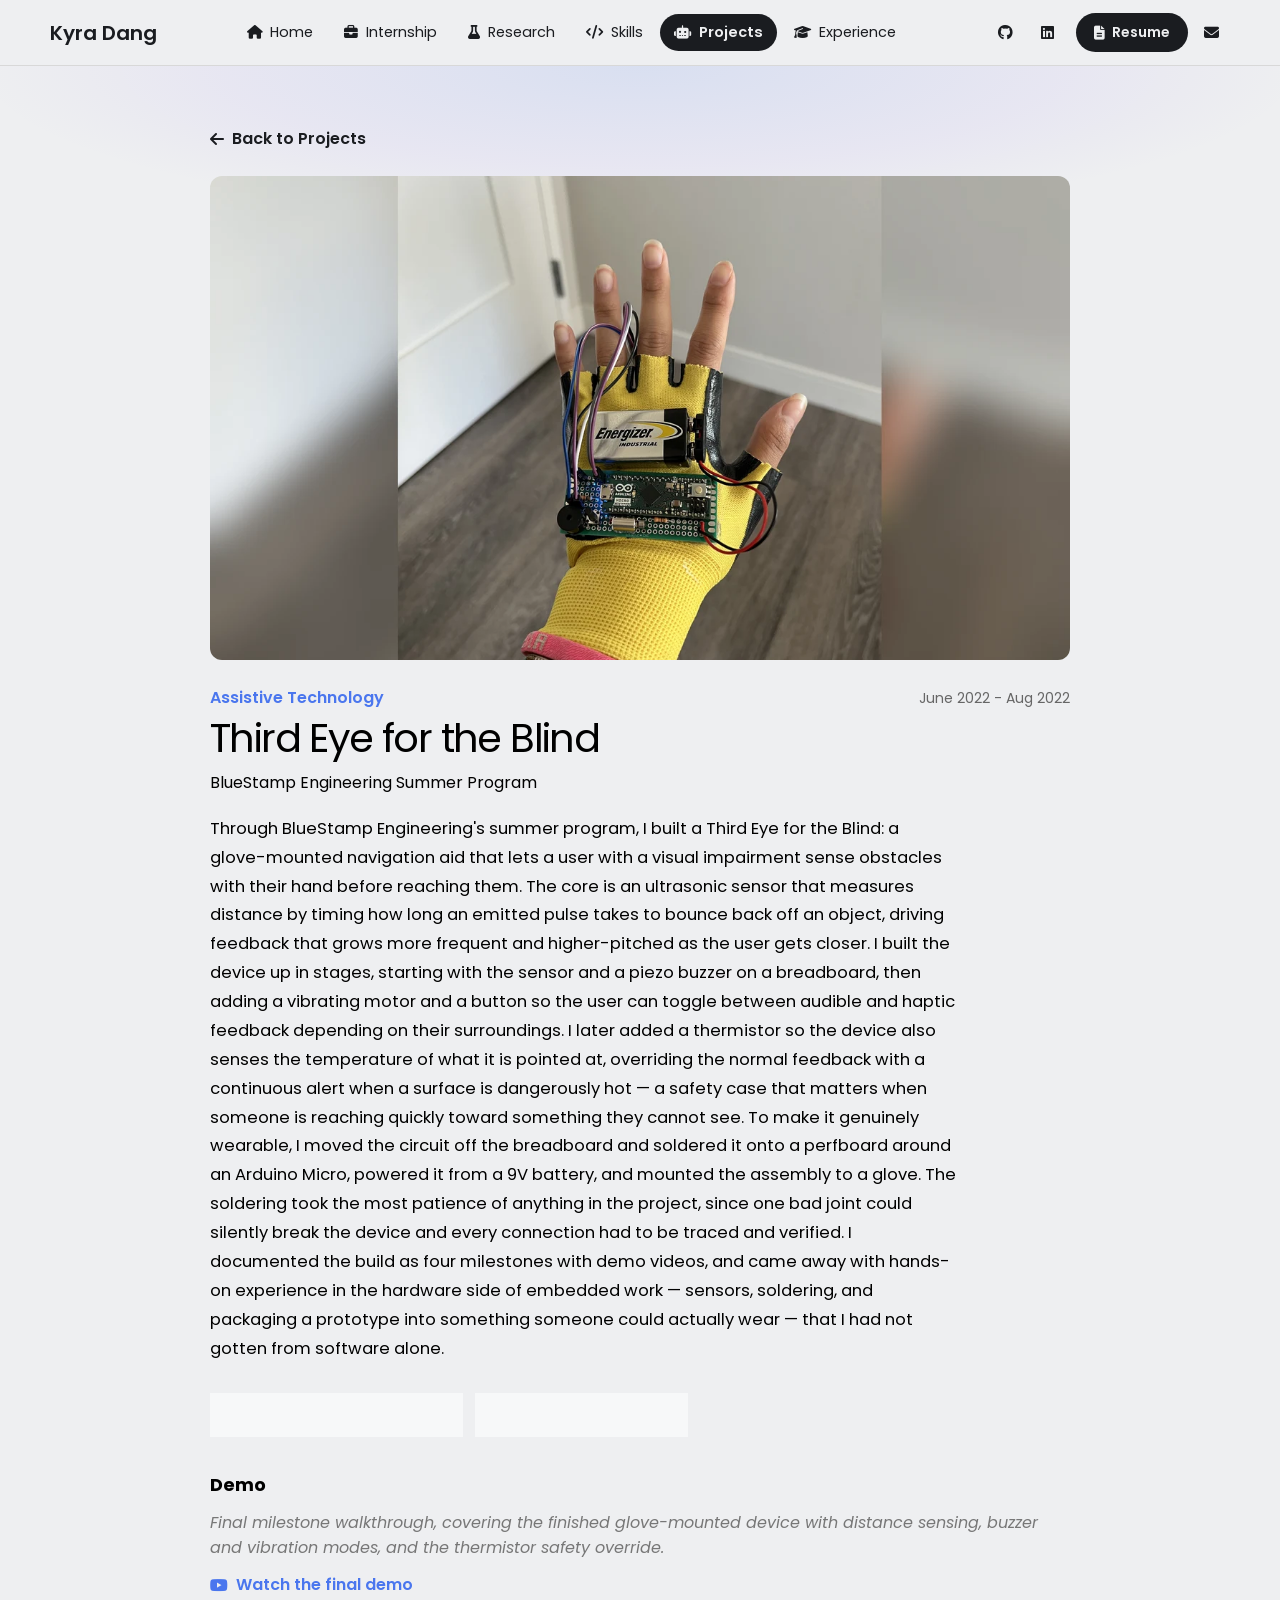
<file: project-thirdeye.html>
<!DOCTYPE html>
<html lang="en">
<head>
    <meta charset="UTF-8">
    <meta name="viewport" content="width=device-width, initial-scale=1.0">
    <title>Kyra Dang - Third Eye for the Blind</title>

    <link rel="preconnect" href="https://fonts.googleapis.com">
<link rel="preconnect" href="https://fonts.gstatic.com" crossorigin>
<link href="https://fonts.googleapis.com/css2?family=Poppins:wght@400;600&display=swap" rel="stylesheet">

<link rel="stylesheet" href="https://cdnjs.cloudflare.com/ajax/libs/font-awesome/6.7.2/css/all.min.css" integrity="sha512-Evv84Mr4kqVGRNSgIGL/F/aIDqQb7xQ2vcrdIwxfjThSH8CSR7PBEakCr51Ck+w+/U6swU2Im1vVX0SVk9ABhg==" crossorigin="anonymous" referrerpolicy="no-referrer" />

    <link rel="icon" href="favicon.ico" sizes="any">
    <link rel="icon" type="image/png" href="favicon-32.png" sizes="32x32">
    <link rel="apple-touch-icon" href="apple-touch-icon.png">
    <!--Bump ?v= whenever styles.css or main.js changes, so returning
        visitors are not served a cached copy against new markup-->
    <link rel="stylesheet" href="styles.css?v=20260919">
    <!--Adds the motion hooks only when JS is on, so the page is fully visible without it-->
    <script>document.documentElement.classList.add('js-motion');</script>
    <script src="main.js?v=20260919" defer></script>
</head>
<body>
    <!--TOP NAV NAV-->
    <nav class="topnav">
        <a href="index.html" class="topnav-logo">Kyra Dang</a>

        <div class="topnav-links">

            <a href="index.html">
                <i class="fa-solid fa-house"></i>
                <span>Home</span>
            </a>

            <a href="internship.html">
                <i class="fa-solid fa-briefcase"></i>
                <span>Internship</span>
            </a>

            <a href="research.html">
                <i class="fa-solid fa-flask"></i>
                <span>Research</span>
            </a>

            <a href="skills.html">
                <i class="fa-solid fa-code"></i>
                <span>Skills</span>
            </a>

            <a href="projects.html" class="active">
                <i class="fa-solid fa-robot"></i>
                <span>Projects</span>
            </a>

            <a href="experience.html">
                <i class="fa-solid fa-graduation-cap"></i>
                <span>Experience</span>
            </a>
        </div>

        <div class="topnav-social">
            <a href="https://github.com/kyrad2004" target="_blank" rel="noopener noreferrer">
                <i class="fa-brands fa-github"></i>
                <span>Github</span>
            </a>

            <a href="http://linkedin.com/in/kyra-dang " target="_blank" rel="noopener noreferrer">
                <i class="fa-brands fa-linkedin"></i>
                <span>LinkedIn</span>
            </a>

            <a href="resume.pdf" target="_blank" rel="noopener noreferrer">
                <i class="fa-solid fa-file-lines"></i>
                <span>Resume</span>
            </a>

            <a href="mailto:ktbdang04@gmail.com">
                <i class="fa-solid fa-envelope"></i>
                <span>Email</span>
            </a>
        </div>
    </nav>

    <main>
        <section class="project-section project-detail">
            <a href="projects.html" class="back-link">
                <i class="fa-solid fa-arrow-left"></i>
                <span>Back to Projects</span>
            </a>

            <div class="project-detail-hero">
                <img src="images/thirdeye-thumb.webp" alt="Photo of Third Eye for the Blind">
            </div>

            <div class="project-detail-meta">
                <span class="category">Assistive Technology</span>
                <span class="date">June 2022 - Aug 2022</span>
            </div>

            <h1>Third Eye for the Blind</h1>
            <p>BlueStamp Engineering Summer Program</p>

            <p class="description">Through BlueStamp Engineering's summer program, I built a Third Eye for the Blind: a glove-mounted navigation aid that lets a user with a visual impairment sense obstacles with their hand before reaching them. The core is an ultrasonic sensor that measures distance by timing how long an emitted pulse takes to bounce back off an object, driving feedback that grows more frequent and higher-pitched as the user gets closer. I built the device up in stages, starting with the sensor and a piezo buzzer on a breadboard, then adding a vibrating motor and a button so the user can toggle between audible and haptic feedback depending on their surroundings. I later added a thermistor so the device also senses the temperature of what it is pointed at, overriding the normal feedback with a continuous alert when a surface is dangerously hot &mdash; a safety case that matters when someone is reaching quickly toward something they cannot see. To make it genuinely wearable, I moved the circuit off the breadboard and soldered it onto a perfboard around an Arduino Micro, powered it from a 9V battery, and mounted the assembly to a glove. The soldering took the most patience of anything in the project, since one bad joint could silently break the device and every connection had to be traced and verified. I documented the build as four milestones with demo videos, and came away with hands-on experience in the hardware side of embedded work &mdash; sensors, soldering, and packaging a prototype into something someone could actually wear &mdash; that I had not gotten from software alone.</p>

            <div class="project-actions">
                <a href="https://kyrad2004.github.io/KyraD_BSE_Portfolio/" target="_blank" rel="noopener noreferrer">
                    <i class="fa-solid fa-arrow-up-right-from-square"></i>
                    <span>View Full Project Portfolio</span>
                </a>

                <a href="https://github.com/kyrad2004/KyraD_BSE_Portfolio" target="_blank" rel="noopener noreferrer">
                    <i class="fa-brands fa-github"></i>
                    <span>Portfolio Repository</span>
                </a>
            </div>

            <div class="demo-section">
                <h3>Demo</h3>
                <p class="demo-note">Final milestone walkthrough, covering the finished glove-mounted device with distance sensing, buzzer and vibration modes, and the thermistor safety override.</p>
                <a href="https://www.youtube.com/watch?v=AKeC7Vd3b3w" class="demo-link" target="_blank" rel="noopener noreferrer">
                    <i class="fa-brands fa-youtube"></i>
                    <span>Watch the final demo</span>
                </a>
            </div>
        </section>
    </main>
</body>
</html>
</file>
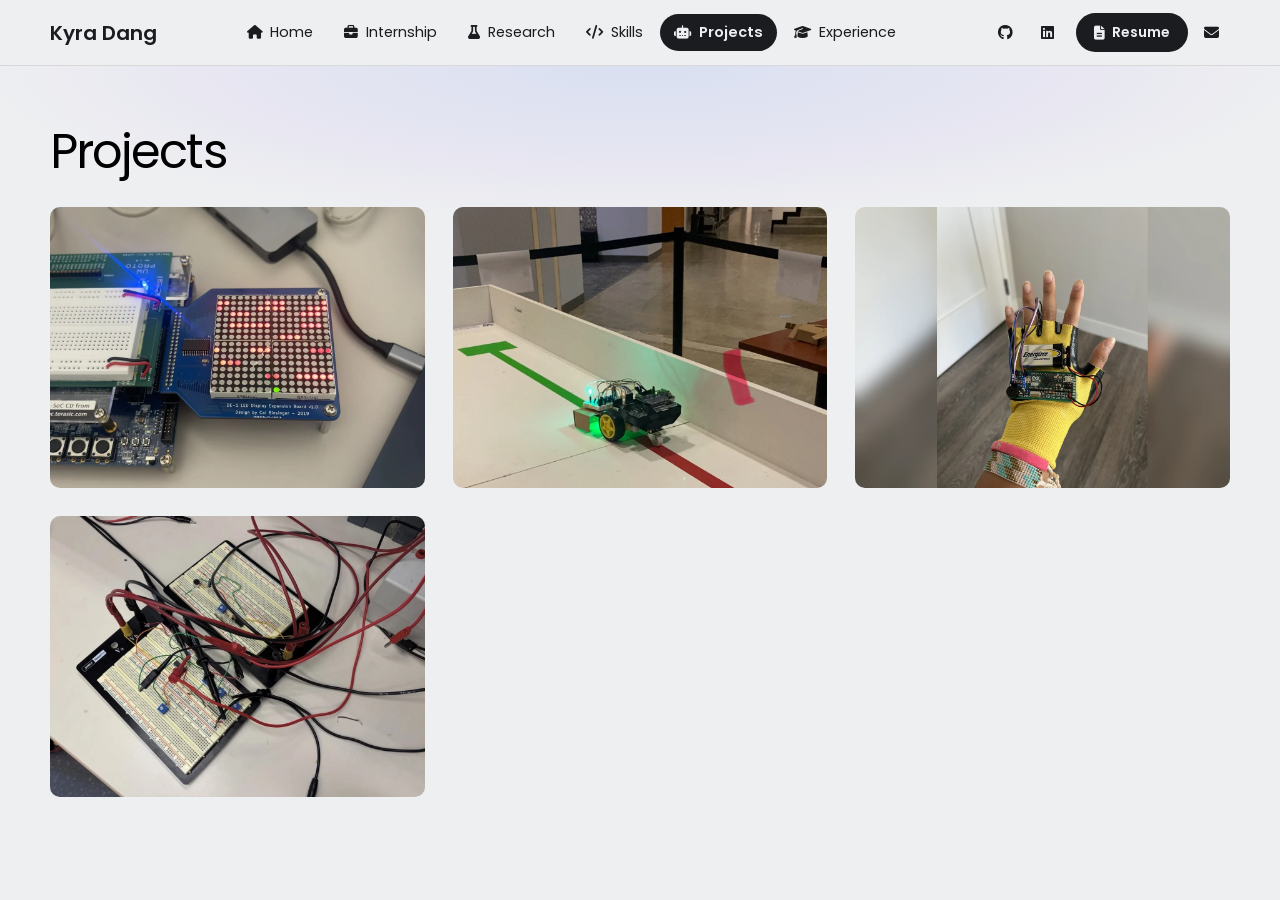
<file: projects.html>
<!DOCTYPE html>
<html lang="en">
<head>
    <meta charset="UTF-8">
    <meta name="viewport" content="width=device-width, initial-scale=1.0">
    <title>Kyra Dang - Projects</title>

    <link rel="preconnect" href="https://fonts.googleapis.com">
<link rel="preconnect" href="https://fonts.gstatic.com" crossorigin>
<link href="https://fonts.googleapis.com/css2?family=Poppins:wght@400;600&display=swap" rel="stylesheet">

<link rel="stylesheet" href="https://cdnjs.cloudflare.com/ajax/libs/font-awesome/6.7.2/css/all.min.css" integrity="sha512-Evv84Mr4kqVGRNSgIGL/F/aIDqQb7xQ2vcrdIwxfjThSH8CSR7PBEakCr51Ck+w+/U6swU2Im1vVX0SVk9ABhg==" crossorigin="anonymous" referrerpolicy="no-referrer" />

    <link rel="icon" href="favicon.ico" sizes="any">
    <link rel="icon" type="image/png" href="favicon-32.png" sizes="32x32">
    <link rel="apple-touch-icon" href="apple-touch-icon.png">
    <!--Bump ?v= whenever styles.css or main.js changes, so returning
        visitors are not served a cached copy against new markup-->
    <link rel="stylesheet" href="styles.css?v=20260919">
    <!--Adds the motion hooks only when JS is on, so the page is fully visible without it-->
    <script>document.documentElement.classList.add('js-motion');</script>
    <script src="main.js?v=20260919" defer></script>
</head>
<body>
    <!--TOP NAV NAV-->
    <nav class="topnav">
        <a href="index.html" class="topnav-logo">Kyra Dang</a>

        <div class="topnav-links">

            <a href="index.html">
                <i class="fa-solid fa-house"></i>
                <span>Home</span>
            </a>

            <a href="internship.html">
                <i class="fa-solid fa-briefcase"></i>
                <span>Internship</span>
            </a>

            <a href="research.html">
                <i class="fa-solid fa-flask"></i>
                <span>Research</span>
            </a>

            <a href="skills.html">
                <i class="fa-solid fa-code"></i>
                <span>Skills</span>
            </a>

            <a href="projects.html" class="active">
                <i class="fa-solid fa-robot"></i>
                <span>Projects</span>
            </a>

            <a href="experience.html">
                <i class="fa-solid fa-graduation-cap"></i>
                <span>Experience</span>
            </a>
        </div>

        <div class="topnav-social">
            <a href="https://github.com/kyrad2004" target="_blank" rel="noopener noreferrer">
                <i class="fa-brands fa-github"></i>
                <span>Github</span>
            </a>

            <a href="http://linkedin.com/in/kyra-dang " target="_blank" rel="noopener noreferrer">
                <i class="fa-brands fa-linkedin"></i>
                <span>LinkedIn</span>
            </a>

            <a href="resume.pdf" target="_blank" rel="noopener noreferrer">
                <i class="fa-solid fa-file-lines"></i>
                <span>Resume</span>
            </a>

            <a href="mailto:ktbdang04@gmail.com">
                <i class="fa-solid fa-envelope"></i>
                <span>Email</span>
            </a>
        </div>
    </nav>

    <main>
        <!--SECTION 3: PROJECTS-->
        <section class="project-section">
            <h2>Projects</h2>

            <div class="project-grid">
                <a href="project-frogger.html" class="project-card">
                    <img src="images/project1-thumb.webp" alt="Photo of DE1SoC Board">
                    <div class="card-overlay">
                        <h3>De1SoC Frogger Project</h3>
                        <span>Digital Circuits &amp; FPGA</span>
                    </div>
                </a>

                <a href="project-robot.html" class="project-card">
                    <img src="images/robot-thumb.webp" alt="Photo of Line Following Robot">
                    <div class="card-overlay">
                        <h3>Arduino Line-Following Robot</h3>
                        <span>Embedded Systems</span>
                    </div>
                </a>

                <a href="project-thirdeye.html" class="project-card">
                    <img src="images/thirdeye-thumb.webp" alt="Photo of Third Eye for the Blind">
                    <div class="card-overlay">
                        <h3>Third Eye for the Blind</h3>
                        <span>Assistive Technology</span>
                    </div>
                </a>

                <!-- Title and category below must match the <h1> and .category on project-audiomixer.html -->
                <a href="project-audiomixer.html" class="project-card">
                    <img src="images/audiomixer-thumb.webp" alt="Photo of the audio mixer circuit built on breadboards">
                    <div class="card-overlay">
                        <h3>Audio Mixer &amp; Equalizer</h3>
                        <span>Analog Circuits &amp; Filter Design</span>
                    </div>
                </a>
            </div>
        </section>
    </main>
</body>
</html>
</file>
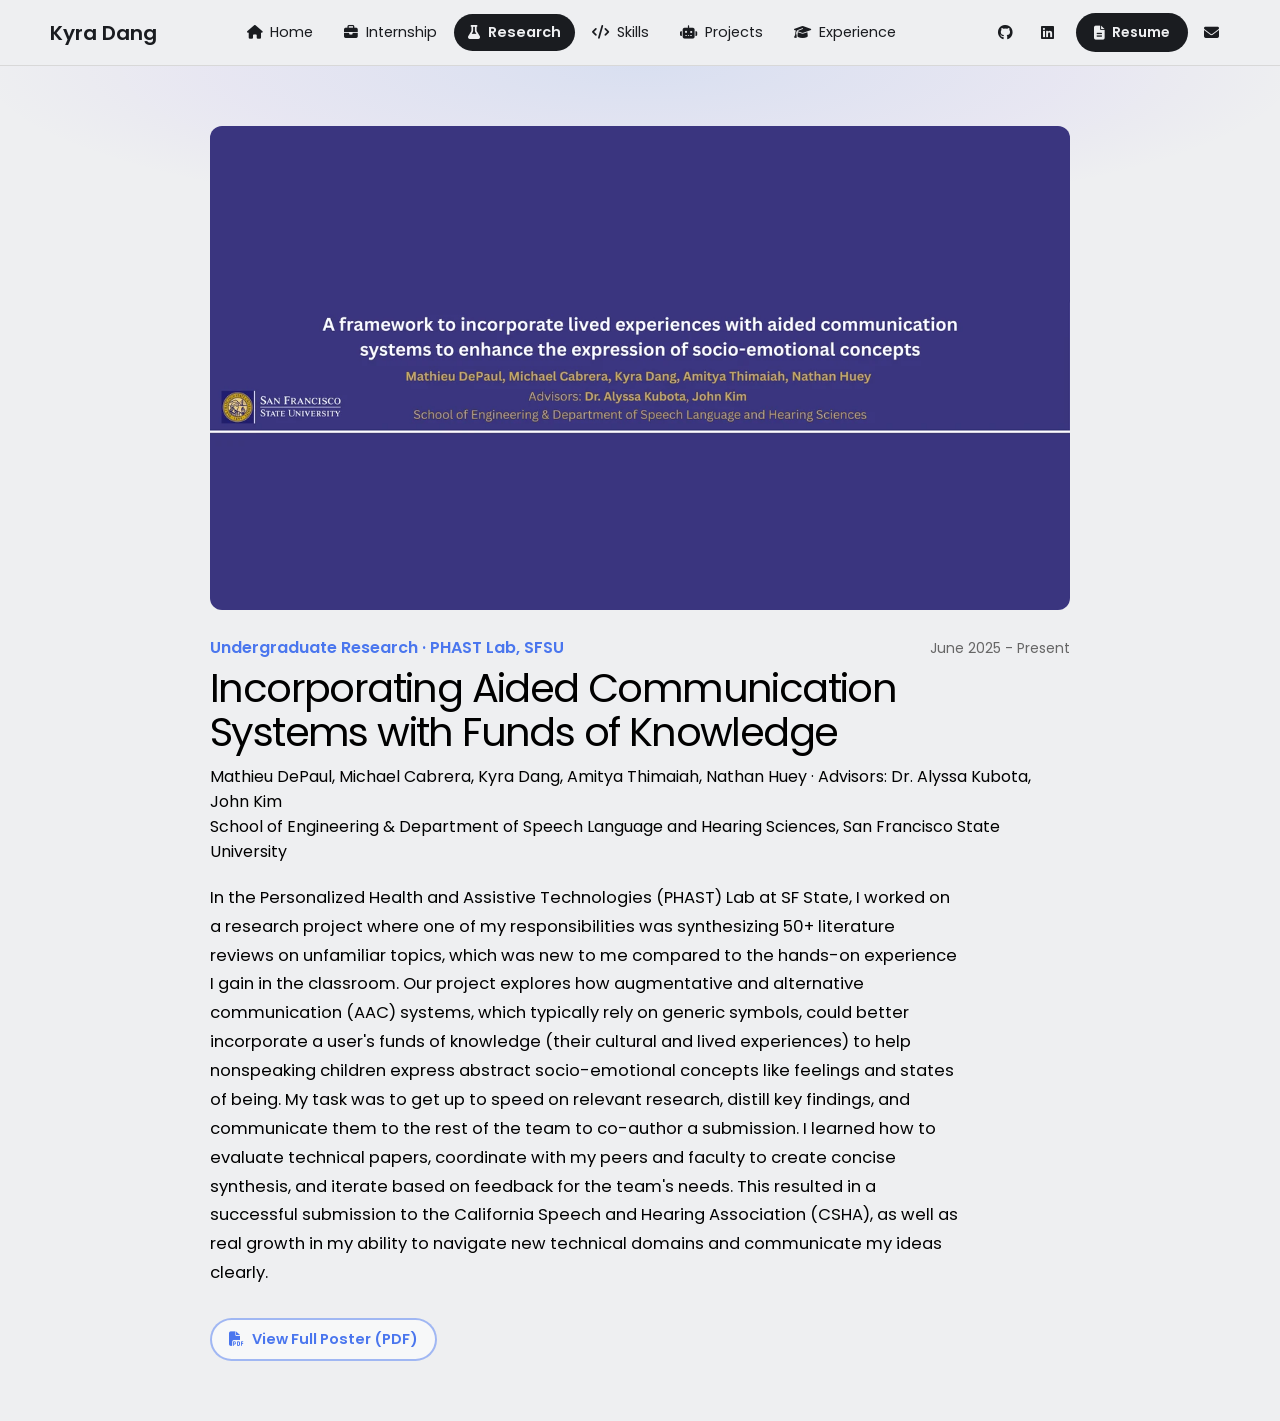
<file: research.html>
<!DOCTYPE html>
<html lang="en">
<head>
    <meta charset="UTF-8">
    <meta name="viewport" content="width=device-width, initial-scale=1.0">
    <title>Kyra Dang - Research</title>

    <link rel="preconnect" href="https://fonts.googleapis.com">
<link rel="preconnect" href="https://fonts.gstatic.com" crossorigin>
<link href="https://fonts.googleapis.com/css2?family=Poppins:wght@400;600&display=swap" rel="stylesheet">

<link rel="stylesheet" href="https://cdnjs.cloudflare.com/ajax/libs/font-awesome/6.7.2/css/all.min.css" integrity="sha512-Evv84Mr4kqVGRNSgIGL/F/aIDqQb7xQ2vcrdIwxfjThSH8CSR7PBEakCr51Ck+w+/U6swU2Im1vVX0SVk9ABhg==" crossorigin="anonymous" referrerpolicy="no-referrer" />

    <link rel="icon" href="favicon.ico" sizes="any">
    <link rel="icon" type="image/png" href="favicon-32.png" sizes="32x32">
    <link rel="apple-touch-icon" href="apple-touch-icon.png">
    <!--Bump ?v= whenever styles.css or main.js changes, so returning
        visitors are not served a cached copy against new markup-->
    <link rel="stylesheet" href="styles.css?v=20260919">
    <!--Adds the motion hooks only when JS is on, so the page is fully visible without it-->
    <script>document.documentElement.classList.add('js-motion');</script>
    <script src="main.js?v=20260919" defer></script>
</head>
<body>
    <!--TOP NAV NAV-->
    <nav class="topnav">
        <a href="index.html" class="topnav-logo">Kyra Dang</a>

        <div class="topnav-links">

            <a href="index.html">
                <i class="fa-solid fa-house"></i>
                <span>Home</span>
            </a>

            <a href="internship.html">
                <i class="fa-solid fa-briefcase"></i>
                <span>Internship</span>
            </a>

            <a href="research.html" class="active">
                <i class="fa-solid fa-flask"></i>
                <span>Research</span>
            </a>

            <a href="skills.html">
                <i class="fa-solid fa-code"></i>
                <span>Skills</span>
            </a>

            <a href="projects.html">
                <i class="fa-solid fa-robot"></i>
                <span>Projects</span>
            </a>

            <a href="experience.html">
                <i class="fa-solid fa-graduation-cap"></i>
                <span>Experience</span>
            </a>
        </div>

        <div class="topnav-social">
            <a href="https://github.com/kyrad2004" target="_blank" rel="noopener noreferrer">
                <i class="fa-brands fa-github"></i>
                <span>Github</span>
            </a>

            <a href="http://linkedin.com/in/kyra-dang " target="_blank" rel="noopener noreferrer">
                <i class="fa-brands fa-linkedin"></i>
                <span>LinkedIn</span>
            </a>

            <a href="resume.pdf" target="_blank" rel="noopener noreferrer">
                <i class="fa-solid fa-file-lines"></i>
                <span>Resume</span>
            </a>

            <a href="mailto:ktbdang04@gmail.com">
                <i class="fa-solid fa-envelope"></i>
                <span>Email</span>
            </a>
        </div>
    </nav>

    <main>
        <section class="project-section project-detail">
            <div class="project-detail-hero">
                <img src="images/research-thumb.webp" alt="Research poster: A framework to incorporate lived experiences with aided communication systems">
            </div>

            <div class="project-detail-meta">
                <span class="category">Undergraduate Research &middot; PHAST Lab, SFSU</span>
                <span class="date">June 2025 - Present</span>
            </div>

            <h1>Incorporating Aided Communication Systems with Funds of Knowledge</h1>
            <p>Mathieu DePaul, Michael Cabrera, Kyra Dang, Amitya Thimaiah, Nathan Huey &middot; Advisors: Dr. Alyssa Kubota, John Kim</p>
            <p>School of Engineering &amp; Department of Speech Language and Hearing Sciences, San Francisco State University</p>

            <p class="description">In the Personalized Health and Assistive Technologies (PHAST) Lab at SF State, I worked on a research project where one of my responsibilities was synthesizing 50+ literature reviews on unfamiliar topics, which was new to me compared to the hands-on experience I gain in the classroom. Our project explores how augmentative and alternative communication (AAC) systems, which typically rely on generic symbols, could better incorporate a user's funds of knowledge (their cultural and lived experiences) to help nonspeaking children express abstract socio-emotional concepts like feelings and states of being. My task was to get up to speed on relevant research, distill key findings, and communicate them to the rest of the team to co-author a submission. I learned how to evaluate technical papers, coordinate with my peers and faculty to create concise synthesis, and iterate based on feedback for the team's needs. This resulted in a successful submission to the California Speech and Hearing Association (CSHA), as well as real growth in my ability to navigate new technical domains and communicate my ideas clearly.</p>

            <div class="project-actions">
                <a href="research-poster.pdf" target="_blank" rel="noopener noreferrer">
                    <i class="fa-solid fa-file-pdf"></i>
                    <span>View Full Poster (PDF)</span>
                </a>
            </div>
        </section>
    </main>
</body>
</html>
</file>
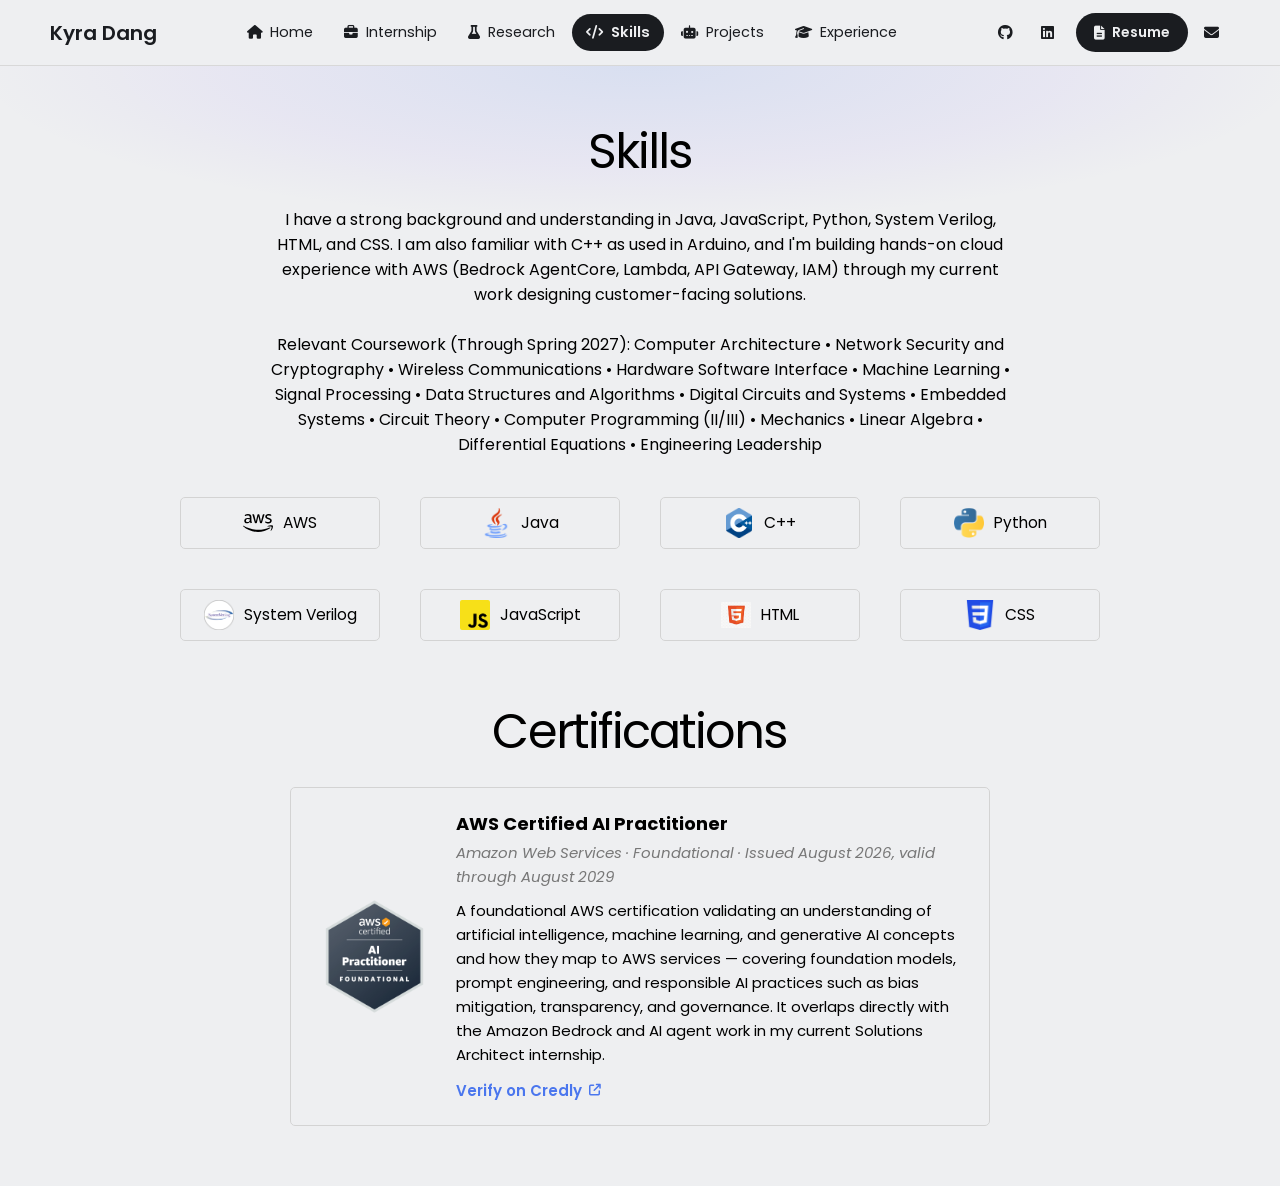
<file: skills.html>
<!DOCTYPE html>
<html lang="en">
<head>
    <meta charset="UTF-8">
    <meta name="viewport" content="width=device-width, initial-scale=1.0">
    <title>Kyra Dang - Skills</title>

    <link rel="preconnect" href="https://fonts.googleapis.com">
<link rel="preconnect" href="https://fonts.gstatic.com" crossorigin>
<link href="https://fonts.googleapis.com/css2?family=Poppins:wght@400;600&display=swap" rel="stylesheet">

<link rel="stylesheet" href="https://cdnjs.cloudflare.com/ajax/libs/font-awesome/6.7.2/css/all.min.css" integrity="sha512-Evv84Mr4kqVGRNSgIGL/F/aIDqQb7xQ2vcrdIwxfjThSH8CSR7PBEakCr51Ck+w+/U6swU2Im1vVX0SVk9ABhg==" crossorigin="anonymous" referrerpolicy="no-referrer" />

    <link rel="icon" href="favicon.ico" sizes="any">
    <link rel="icon" type="image/png" href="favicon-32.png" sizes="32x32">
    <link rel="apple-touch-icon" href="apple-touch-icon.png">
    <!--Bump ?v= whenever styles.css or main.js changes, so returning
        visitors are not served a cached copy against new markup-->
    <link rel="stylesheet" href="styles.css?v=20260919">
    <!--Adds the motion hooks only when JS is on, so the page is fully visible without it-->
    <script>document.documentElement.classList.add('js-motion');</script>
    <script src="main.js?v=20260919" defer></script>
</head>
<body>
    <!--TOP NAV NAV-->
    <nav class="topnav">
        <a href="index.html" class="topnav-logo">Kyra Dang</a>

        <div class="topnav-links">

            <a href="index.html">
                <i class="fa-solid fa-house"></i>
                <span>Home</span>
            </a>

            <a href="internship.html">
                <i class="fa-solid fa-briefcase"></i>
                <span>Internship</span>
            </a>

            <a href="research.html">
                <i class="fa-solid fa-flask"></i>
                <span>Research</span>
            </a>

            <a href="skills.html" class="active">
                <i class="fa-solid fa-code"></i>
                <span>Skills</span>
            </a>

            <a href="projects.html">
                <i class="fa-solid fa-robot"></i>
                <span>Projects</span>
            </a>

            <a href="experience.html">
                <i class="fa-solid fa-graduation-cap"></i>
                <span>Experience</span>
            </a>
        </div>

        <div class="topnav-social">
            <a href="https://github.com/kyrad2004" target="_blank" rel="noopener noreferrer">
                <i class="fa-brands fa-github"></i>
                <span>Github</span>
            </a>

            <a href="http://linkedin.com/in/kyra-dang " target="_blank" rel="noopener noreferrer">
                <i class="fa-brands fa-linkedin"></i>
                <span>LinkedIn</span>
            </a>

            <a href="resume.pdf" target="_blank" rel="noopener noreferrer">
                <i class="fa-solid fa-file-lines"></i>
                <span>Resume</span>
            </a>

            <a href="mailto:ktbdang04@gmail.com">
                <i class="fa-solid fa-envelope"></i>
                <span>Email</span>
            </a>
        </div>
    </nav>

    <main>
        <section id="Skills" class="skills-section">
            <h2>Skills</h2>
            <div class="text">
                I have a strong background and understanding in Java, JavaScript, Python, System Verilog, HTML, and CSS. I am also familiar with C++ as used in Arduino, and I'm building hands-on cloud experience with AWS (Bedrock AgentCore, Lambda, API Gateway, IAM) through my current work designing customer-facing solutions. <br>
                <p><br></p>
                <p>
                    Relevant Coursework (Through Spring 2027): Computer Architecture • Network Security and Cryptography • Wireless Communications • Hardware Software Interface • Machine Learning • Signal Processing • Data Structures and Algorithms • Digital Circuits and Systems •  Embedded Systems • Circuit Theory • Computer Programming (II/III) • Mechanics • Linear Algebra • Differential Equations • Engineering Leadership 
                </p>

            </div>

            <div class="cells">
                <div class="cell">
                    <img src="images/aws.svg" alt="AWS Logo">
                    <span>AWS</span>
                </div>

                <div class="cell">
                    <img src="images/java.webp" alt="Java Logo">
                    <span>Java</span>
                </div>

                <div class="cell">
                    <img src="images/cplus.webp" alt="C++ Logo">
                    <span>C++</span>
                </div>
                
                <div class="cell">
                    <img src="images/python.webp" alt="Python Logo">
                    <span>Python</span>
                </div>

                <div class="cell">
                    <img src="images/verilog.webp" alt="System Verilog Logo">
                    <span>System Verilog</span>
                </div>
                
                <div class="cell">
                    <img src="images/javascript.webp" alt="JavaScript Logo">
                    <span>JavaScript</span>
                </div>

                <div class="cell">
                    <img src="images/html.webp" alt="HTML Logo">
                    <span>HTML</span>
                </div>

                <div class="cell">
                    <img src="images/css.webp" alt="CSS Logo">
                    <span>CSS</span>
                </div>
            </div>

            <h2 class="cert-heading">Certifications</h2>
            <div class="certifications">
                <div class="certification">
                    <img src="images/aws-certified-ai-practitioner.png" alt="AWS Certified AI Practitioner - Foundational badge">
                    <div class="cert-text">
                        <h3>AWS Certified AI Practitioner</h3>
                        <p class="cert-issuer">Amazon Web Services &middot; Foundational &middot; Issued August 2026, valid through August 2029</p>
                        <p>A foundational AWS certification validating an understanding of artificial intelligence, machine learning, and generative AI concepts and how they map to AWS services &mdash; covering foundation models, prompt engineering, and responsible AI practices such as bias mitigation, transparency, and governance. It overlaps directly with the Amazon Bedrock and AI agent work in my current Solutions Architect internship.</p>
                        <a href="https://www.credly.com/badges/608022ba-0120-4a09-889c-d49bfe91057d" class="cert-link" target="_blank" rel="noopener noreferrer">
                            <span>Verify on Credly</span>
                            <i class="fa-solid fa-arrow-up-right-from-square"></i>
                        </a>
                    </div>
                </div>
            </div>
        </section>

    </main>
</body>
</html>
</file>
<file: styles.css>
:root {
    /* Page gutter. The nav and the full-bleed cover both key off these. */
    --pad-x: 50px;
    --pad-y: 60px;
    --text-color: #1a1c20;
    --link-color: #4a76ee;
    --accent-2: #7c5cff;
    --accent-3: #22b8cf;
    --background-color: #eeeff1;
}

* {
    margin: 0;
    padding: 0;
    box-sizing: border-box;
}

html {
    scroll-behavior: smooth;
}

body {
    font-family: 'Poppins', sans-serif;
    background-color:  var(--background-color);
    display: flex;
    flex-direction: column;
    min-height: 100vh;
}

a {
    color: var(--link-color);
    text-decoration: none;
}

/* TOP NAV
   Colours are driven by tokens so the bar can flip between dark-on-light
   (normal pages) and light-on-image (over the home page cover) without
   restating every rule. */
.topnav {
    --nav-fg: var(--text-color);
    --nav-hover-bg: rgba(0, 0, 0, .06);
    --nav-active-bg: var(--text-color);
    --nav-active-fg: var(--background-color);
    --pill-bg: var(--text-color);
    --pill-fg: var(--background-color);
    --pill-shadow: none;

    position: sticky;
    top: 0;
    z-index: 50;
    display: flex;
    align-items: center;
    justify-content: space-between;
    gap: 24px;
    padding: 13px var(--pad-x);
    background-color: var(--background-color);
    border-bottom: 1px solid #d8d8d8;
    transition: background-color .3s ease, border-color .3s ease;
}

.topnav-logo {
    color: var(--nav-fg);
    font-size: 20px;
    font-weight: 600;
    white-space: nowrap;
    transition: color .3s ease, opacity .2s ease;
}

.topnav-logo:hover {
    opacity: .85;
}

.topnav-links {
    display: flex;
    align-items: center;
    gap: 3px;
}

.topnav-links a {
    display: inline-flex;
    align-items: center;
    gap: 8px;
    padding: 8px 14px;
    border-radius: 999px;
    color: var(--nav-fg);
    font-size: 14.5px;
    white-space: nowrap;
    transition: background-color .2s ease, color .3s ease;
}

.topnav-links a i {
    font-size: .95em;
}

.topnav-links a:hover {
    background-color: var(--nav-hover-bg);
}

.topnav-links a.active {
    background-color: var(--nav-active-bg);
    color: var(--nav-active-fg);
    font-weight: 600;
}

.topnav-social {
    display: flex;
    align-items: center;
    gap: 4px;
}

.topnav-social a {
    position: relative;
    display: inline-flex;
    align-items: center;
    justify-content: center;
    width: 38px;
    height: 38px;
    border-radius: 999px;
    color: var(--nav-fg);
    font-size: 15px;
    transition: background-color .2s ease, color .3s ease;
}

.topnav-social a:hover {
    background-color: var(--nav-hover-bg);
}

/* Icon-only in the bar, but the label stays available to screen readers */
.topnav-social a span {
    position: absolute;
    width: 1px;
    height: 1px;
    padding: 0;
    margin: -1px;
    overflow: hidden;
    clip: rect(0, 0, 0, 0);
    white-space: nowrap;
    border: 0;
}

/* Resume takes hero-19's "Book Demo" slot: the one filled pill on the right */
.topnav-social a[href="resume.pdf"] {
    width: auto;
    height: auto;
    gap: 7px;
    margin-left: 6px;
    padding: 9px 18px;
    background: var(--pill-bg);
    color: var(--pill-fg);
    box-shadow: var(--pill-shadow);
    font-size: 14px;
    font-weight: 600;
    transition: background-color .25s ease, color .25s ease, transform .2s ease;
}

.topnav-social a[href="resume.pdf"] span {
    position: static;
    width: auto;
    height: auto;
    margin: 0;
    overflow: visible;
    clip: auto;
}

.topnav-social a[href="resume.pdf"]:hover {
    background: var(--link-color);
    color: #fff;
}

.topnav-social a[href="resume.pdf"]:active {
    transform: scale(.96);
}

/* Home page: the bar floats over the cover image, then turns solid once
   you scroll past it. Gated on .js-motion because main.js drives the
   swap — without JS the bar stays an ordinary solid one. */
.js-motion .has-cover .topnav {
    --nav-fg: #fff;
    --nav-hover-bg: rgba(255, 255, 255, .18);
    --nav-active-bg: rgba(255, 255, 255, .22);
    --nav-active-fg: #fff;
    --pill-bg: #f4f4f5;
    --pill-fg: #1e293b;
    --pill-shadow: inset 0 2px 0 0 rgba(255, 255, 255, 1), inset 0 -1px 0 0 rgba(0, 0, 0, .2);

    position: fixed;
    left: 0;
    right: 0;
    background-color: transparent;
    border-bottom-color: transparent;
    text-shadow: 0 1px 10px rgba(4, 8, 22, .45);
}

.js-motion .has-cover .topnav.is-stuck {
    --nav-fg: var(--text-color);
    --nav-hover-bg: rgba(0, 0, 0, .06);
    --nav-active-bg: var(--text-color);
    --nav-active-fg: var(--background-color);
    --pill-bg: var(--text-color);
    --pill-fg: var(--background-color);
    --pill-shadow: none;

    background-color: rgba(238, 239, 241, .88);
    -webkit-backdrop-filter: blur(12px);
    backdrop-filter: blur(12px);
    border-bottom-color: #d8d8d8;
    text-shadow: none;
}

main {
    flex: 1;
    min-width: 0;
    padding: var(--pad-y) var(--pad-x);
    /* The hero's blurred glow bleeds past the content box; clip it so it
       can't widen the page. `clip` rather than `hidden` so this never
       becomes a scroll container and the sticky nav keeps working. */
    overflow-x: clip;
}

/* Section 1: Cover hero
   Follows hero-19: the image carries the scene with only a light wash for
   legibility, oversized light-weight heading with tight tracking, a solid
   white pill next to a plain text link, and a scroll label bottom-right.
   Full-bleed — it cancels main's padding with negative margins, so
   --pad-x / --pad-y on main stay the single source of truth. */
.cover {
    position: relative;
    display: flex;
    flex-direction: column;
    justify-content: center;
    margin: calc(var(--pad-y) * -1) calc(var(--pad-x) * -1) clamp(70px, 9vw, 120px);
    padding: var(--pad-y) var(--pad-x);
    min-height: 100vh;
    min-height: 100svh;
    overflow: hidden;
    isolation: isolate;
}

/* main.js drives this one for parallax, so the entrance animation has to
   live on the <img> inside it or the two transforms fight. */
.cover-media {
    position: absolute;
    inset: 0;
    overflow: hidden;
    will-change: transform;
}

.cover-img {
    width: 100%;
    height: 100%;
    display: block;
    object-fit: cover;
    object-position: center;
}

/* hero-19 runs no overlay at all, but its art is uniformly dark. This is a
   soft left-side wash instead: enough to hold the copy on a brighter
   image, far lighter than a full scrim. */
.cover-scrim {
    position: absolute;
    inset: 0;
    background:
        linear-gradient(100deg, rgba(6, 10, 28, .72) 0%, rgba(6, 10, 28, .44) 36%, rgba(6, 10, 28, .08) 66%, rgba(6, 10, 28, 0) 82%),
        linear-gradient(to bottom, rgba(6, 10, 28, .34) 0%, rgba(6, 10, 28, 0) 24%, rgba(6, 10, 28, .42) 100%);
}

.cover-content {
    position: relative;
    max-width: 44rem;
    text-shadow: 0 1px 2px rgba(4, 8, 22, .38), 0 2px 16px rgba(4, 8, 22, .5);
}

/* The pill sits on its own light background, so it needs no shadow */
.cover-content .btn-primary {
    text-shadow: none;
}

/* Eyebrow — plain text with a trailing arrow, not a bordered chip */
.cover-eyebrow {
    display: inline-flex;
    align-items: center;
    gap: 8px;
    margin-bottom: 22px;
    color: rgba(255, 255, 255, .95);
    font-size: clamp(12px, .95vw, 14px);
    font-weight: 500;
    line-height: 1;
    transition: opacity .2s ease, transform .2s ease;
}

.cover-eyebrow:hover {
    opacity: .85;
}

.cover-eyebrow i {
    font-size: .8em;
    transition: transform .2s ease;
}

.cover-eyebrow:hover i {
    transform: translateX(2px);
}

.cover h1 {
    max-width: 18ch;
    font-size: clamp(3rem, 5.25vw, 6rem);
    font-weight: 400;
    line-height: 1.04;
    letter-spacing: -.055em;
    text-wrap: balance;
    color: #fff;
}

/* Animated gradient name — brighter stops so it holds up on the photo */
.grad-text {
    background: linear-gradient(100deg, #7aa2ff, #c3a8ff 42%, #6fe3f5 68%, #7aa2ff);
    background-size: 250% 100%;
    -webkit-background-clip: text;
    background-clip: text;
    color: transparent;
    animation: grad-pan 7s linear infinite;
}

@keyframes grad-pan {
    to { background-position: 250% 50%; }
}

.wave {
    display: inline-block;
    transform-origin: 70% 75%;
    animation: wave 2.8s ease-in-out infinite;
}

@keyframes wave {
    0%, 60%, 100% { transform: rotate(0deg); }
    10%, 30%      { transform: rotate(14deg); }
    20%, 40%      { transform: rotate(-8deg); }
}

/* Deliberately small against the oversized heading, as in hero-19 */
.cover-tagline {
    max-width: 31rem;
    margin-top: 20px;
    font-size: clamp(13.5px, 1.05vw, 16px);
    font-weight: 500;
    line-height: 1.55;
    text-wrap: pretty;
    color: rgba(255, 255, 255, .86);
}

/* Rotating word — grid cell stacking keeps the line from jumping */
.rotator {
    display: none;
    vertical-align: bottom;
    overflow: hidden;
    /* main.js sets the width to the visible word so the rest of the
       sentence stays tight against it */
    transition: width .5s cubic-bezier(.2, .7, .2, 1);
}

.rotator-item {
    grid-area: 1 / 1;
    justify-self: start;
    white-space: nowrap;
    color: #7fe0f7;
    opacity: 0;
    transform: translateY(100%);
    transition: opacity .5s cubic-bezier(.2, .7, .2, 1), transform .5s cubic-bezier(.2, .7, .2, 1);
}

.rotator-item.is-active {
    opacity: 1;
    transform: none;
}

.rotator-item.is-leaving {
    opacity: 0;
    transform: translateY(-100%);
}

.cover-actions {
    display: flex;
    flex-wrap: wrap;
    align-items: center;
    gap: 20px;
    margin-top: 28px;
}

.cover-actions a {
    display: inline-flex;
    align-items: center;
    gap: 7px;
    min-height: 44px;
    font-size: 14px;
    font-weight: 500;
    transition: background-color .2s ease, color .2s ease, opacity .2s ease, transform .2s ease;
}

/* The inset highlight/shade is what gives hero-19's pill its raised edge */
.btn-primary {
    justify-content: center;
    padding: 0 26px;
    border-radius: 999px;
    background: #f4f4f5;
    color: #1e293b;
    box-shadow: inset 0 2px 0 0 rgba(255, 255, 255, 1), inset 0 -1px 0 0 rgba(0, 0, 0, .2);
}

.btn-primary:hover {
    background: #e4e4e7;
    color: #020617;
}

.btn-text {
    color: rgba(255, 255, 255, .9);
}

.btn-text:hover {
    color: #fff;
}

.cover-actions a i {
    font-size: .85em;
    transition: transform .2s ease;
}

.cover-actions a:hover i {
    transform: translateX(2px);
}

/* Tactile press, applied to every interactive element on the cover */
.cover-actions a:active,
.cover-eyebrow:active,
.scroll-cue:active {
    transform: scale(.96);
}

.scroll-cue {
    text-shadow: 0 1px 2px rgba(4, 8, 22, .4), 0 2px 14px rgba(4, 8, 22, .5);
    position: absolute;
    right: var(--pad-x);
    bottom: 30px;
    display: inline-flex;
    align-items: center;
    gap: 12px;
    color: rgba(255, 255, 255, .85);
    font-size: 12px;
    font-weight: 500;
    transition: opacity .2s ease, transform .2s ease;
}

.scroll-cue:hover {
    opacity: .8;
}

.scroll-cue i {
    font-size: .95em;
    transition: transform .2s ease;
}

.scroll-cue:hover i {
    transform: translateY(2px);
}

/* Section 2: Intro / about */
.intro-section {
    /* Clears the fixed nav (65px at its tallest) when the scroll cue
       jumps here, plus a little breathing room */
    scroll-margin-top: 88px;
    position: relative;
    display: flex;
    justify-content: space-between;
    align-items: center;
    gap: 40px;
    /* Tall enough that the cover's "Scroll" cue can actually bring #about
       to the top of the viewport. */
    min-height: 100vh;
}

/* Animated aurora backdrop */
.hero-bg {
    position: absolute;
    inset: 0;
    z-index: 0;
    overflow: hidden;
    pointer-events: none;
    -webkit-mask-image: radial-gradient(80% 80% at 50% 48%, #000 22%, transparent 92%);
    mask-image: radial-gradient(80% 80% at 50% 48%, #000 22%, transparent 92%);
}

.hero-bg .blob {
    position: absolute;
    display: block;
    border-radius: 50%;
    filter: blur(72px);
    opacity: .42;
    will-change: transform;
}

.hero-bg .blob-1 {
    top: 4%;
    left: -4%;
    width: 480px;
    height: 480px;
    background: rgba(74, 118, 238, .55);
    animation: blob-drift-1 19s ease-in-out infinite;
}

.hero-bg .blob-2 {
    top: 34%;
    right: -6%;
    width: 430px;
    height: 430px;
    background: rgba(124, 92, 255, .42);
    animation: blob-drift-2 23s ease-in-out infinite;
}

.hero-bg .blob-3 {
    bottom: 2%;
    left: 32%;
    width: 400px;
    height: 400px;
    background: rgba(34, 184, 207, .38);
    animation: blob-drift-3 27s ease-in-out infinite;
}

.hero-bg .hero-grid {
    position: absolute;
    inset: 0;
    background-image:
        linear-gradient(to right, rgba(26, 28, 32, .05) 1px, transparent 1px),
        linear-gradient(to bottom, rgba(26, 28, 32, .05) 1px, transparent 1px);
    background-size: 46px 46px;
}

@keyframes blob-drift-1 {
    0%, 100% { transform: translate3d(0, 0, 0) scale(1); }
    33%      { transform: translate3d(70px, 40px, 0) scale(1.12); }
    66%      { transform: translate3d(-30px, 80px, 0) scale(.94); }
}

@keyframes blob-drift-2 {
    0%, 100% { transform: translate3d(0, 0, 0) scale(1); }
    33%      { transform: translate3d(-80px, 50px, 0) scale(.9); }
    66%      { transform: translate3d(-20px, -60px, 0) scale(1.15); }
}

@keyframes blob-drift-3 {
    0%, 100% { transform: translate3d(0, 0, 0) scale(1); }
    50%      { transform: translate3d(60px, -70px, 0) scale(1.1); }
}

.intro-section .text {
    position: relative;
    z-index: 1;
    flex: 5;
}

.intro-section .text h2 {
    font-size: clamp(27px, 3.4vw, 40px);
    line-height: 1.15;
    letter-spacing: -.02em;
    margin-bottom: 18px;
}

.intro-section .text p {
    line-height: 1.75;
    color: #3d4048;
    max-width: 64ch;
}

.intro-section .text p + p {
    margin-top: 16px;
}

.intro-section .text .links {
    display: flex;
    flex-wrap: wrap;
    gap: 11px;
    margin-top: 30px;
}

.intro-section .text .links a {
    position: relative;
    overflow: hidden;
    display: inline-flex;
    align-items: center;
    gap: 8px;
    padding: 9px 17px;
    border: 2px solid rgba(74, 118, 238, .5);
    border-radius: 999px;
    background: rgba(255, 255, 255, .55);
    -webkit-backdrop-filter: blur(6px);
    backdrop-filter: blur(6px);
    font-size: 14.5px;
    font-weight: 600;
    transition: transform .28s cubic-bezier(.2, .8, .2, 1), border-color .25s ease, box-shadow .25s ease, color .25s ease;
}

/* Shine sweep */
.intro-section .text .links a::after {
    content: '';
    position: absolute;
    top: 0;
    left: -130%;
    width: 60%;
    height: 100%;
    background: linear-gradient(100deg, transparent, rgba(255, 255, 255, .85), transparent);
    transform: skewX(-20deg);
    transition: left .6s ease;
}

.intro-section .text .links a:hover {
    transform: translateY(-3px);
    border-color: var(--link-color);
    box-shadow: 0 10px 22px rgba(74, 118, 238, .22);
}

.intro-section .text .links a:hover::after {
    left: 140%;
}

.intro-section .headshot {
    position: relative;
    z-index: 1;
    flex: 2;
    display: flex;
    justify-content: right;
}

.headshot-tilt {
    transform-style: preserve-3d;
    transition: transform .35s cubic-bezier(.2, .8, .2, 1);
}

.headshot-frame {
    position: relative;
    width: min(350px, 100%);
    animation: float 7s ease-in-out infinite;
}

/* Rotating conic glow behind the photo */
.headshot-frame::before {
    content: '';
    position: absolute;
    inset: -16px;
    z-index: -1;
    border-radius: 50%;
    background: conic-gradient(from 0deg, var(--link-color), var(--accent-2), var(--accent-3), var(--link-color));
    filter: blur(28px);
    opacity: .42;
    animation: spin 14s linear infinite;
}

@keyframes float {
    0%, 100% { transform: translateY(0); }
    50%      { transform: translateY(-14px); }
}

@keyframes spin {
    to { transform: rotate(1turn); }
}

.intro-section .headshot img {
    position: relative;
    z-index: 1;
    width: 100%;
    display: block;
    border-radius: 10%;
}

/* Section 2: Skills */
.skills-section {
    max-width: 1080px;
    margin: 0 auto;
}

.skills-section h2{
    text-align: center;
    font-size: 35px;
}

.skills-section .text {
    /* The section is 1080px wide for the cell grid, but prose at that
       measure runs ~130 characters a line. */
    max-width: 74ch;
    margin: 0 auto 20px;
    text-align: center;
}

.skills-section .cells {
    display: flex;
    justify-content: center;
    flex-wrap: wrap;
}

.skills-section .cells .cell {
    display: flex;
    justify-content: center;
    align-items: center;
    gap: 10px;

    width: 200px;
    padding: 10px 20px;
    margin: 20px;
    border: 1.5px solid #d3d3d3;
    border-radius: 5px;
    transition: border-color .15s ease, transform .15s ease, box-shadow .15s ease;
}

.skills-section .cells .cell:hover {
    border-color: var(--link-color);
    transform: translateY(-3px);
    box-shadow: 0 4px 10px rgba(0, 0, 0, 0.08);
}

.skills-section .cells .cell img{
    width: 30px;
    height: 30px;
    object-fit: contain;
    border-radius: 2px;
}

.skills-section .cells .cell span{
    font-size: 15.5px;
}

.skills-section .cert-heading {
    margin-top: 45px;
}

.skills-section .certifications {
    display: flex;
    justify-content: center;
    margin-top: 25px;
}

.skills-section .certification {
    display: flex;
    align-items: center;
    gap: 24px;
    max-width: 700px;
    padding: 22px 26px;
    border: 1.5px solid #d3d3d3;
    border-radius: 5px;
    transition: border-color .15s ease, transform .15s ease, box-shadow .15s ease;
}

.skills-section .certification:hover {
    border-color: var(--link-color);
    transform: translateY(-3px);
    box-shadow: 0 4px 10px rgba(0, 0, 0, 0.08);
}

.skills-section .certification img {
    width: 115px;
    height: 115px;
    object-fit: contain;
    flex-shrink: 0;
}

.skills-section .cert-text h3 {
    font-size: 18px;
}

.skills-section .cert-issuer {
    color: #777;
    font-style: italic;
    font-size: 14px;
    margin: 4px 0 10px;
}

.skills-section .cert-text p {
    line-height: 1.6;
    font-size: 15px;
}

.skills-section .cert-link {
    display: inline-flex;
    align-items: center;
    gap: 7px;
    margin-top: 12px;
    font-size: 15px;
    font-weight: 600;
    transition: gap .15s ease;
}

.skills-section .cert-link:hover {
    gap: 11px;
}

.skills-section .cert-link i {
    font-size: 12px;
}

/* Section 3: Projects*/
.project-section {
    max-width: 1200px;
    margin: 0 auto;
}

.project-section h2 {
    font-size: 35px;
    margin-bottom: 30px;
}

.project-grid {
    display: grid;
    grid-template-columns: repeat(auto-fit, minmax(300px, 1fr));
    gap: 28px;
}

.project-card {
    position: relative;
    display: block;
    aspect-ratio: 4 / 3;
    border-radius: 10px;
    overflow: hidden;
    background-color: #ddd;
}

.project-card img {
    width: 100%;
    height: 100%;
    object-fit: cover;
    display: block;
    transition: transform .4s ease;
}

.project-card:hover img,
.project-card:focus img {
    transform: scale(1.06);
}

.project-card .card-overlay {
    position: absolute;
    inset: 0;
    display: flex;
    flex-direction: column;
    justify-content: flex-end;
    padding: 22px;
    background: linear-gradient(to top, rgba(0, 0, 0, 0.85) 0%, rgba(0, 0, 0, 0.35) 55%, rgba(0, 0, 0, 0) 100%);
    opacity: 0;
    transition: opacity .25s ease;
}

.project-card:hover .card-overlay,
.project-card:focus .card-overlay {
    opacity: 1;
}

.project-card .card-overlay h3 {
    color: #fff;
    font-size: 20px;
    margin-bottom: 4px;
}

.project-card .card-overlay span {
    color: rgba(255, 255, 255, 0.85);
    font-size: 12.5px;
    text-transform: uppercase;
    letter-spacing: 0.06em;
}

/* Project detail pages */
.project-detail {
    max-width: 860px;
    margin: 0 auto;
}

.back-link {
    display: inline-flex;
    align-items: center;
    gap: 8px;
    color: var(--text-color);
    font-weight: 600;
    margin-bottom: 25px;
}

.back-link:hover {
    color: var(--link-color);
}

.project-detail-hero {
    width: 100%;
    /* 4:3 at the full column width ran 645px tall and pushed the title off
       the fold, so the detail hero reads as a banner instead. */
    aspect-ratio: 16 / 9;
    border-radius: 12px;
    overflow: hidden;
    margin-bottom: 25px;
}

.project-detail-hero img,
.project-detail-hero video {
    width: 100%;
    height: 100%;
    object-fit: cover;
    display: block;
}

.project-detail-meta {
    display: flex;
    justify-content: space-between;
    align-items: baseline;
    flex-wrap: wrap;
    gap: 8px 20px;
    margin-bottom: 6px;
}

.project-detail-meta .category {
    font-weight: 600;
    color: var(--link-color);
}

.project-detail-meta .date {
    color: #666;
    font-size: 14px;
    white-space: nowrap;
}

.project-detail h1 {
    font-size: 32px;
    margin-bottom: 8px;
}

.project-detail .description {
    max-width: 68ch;
    line-height: 1.75;
    font-size: 16.5px;
    margin-top: 20px;
}

.project-detail .project-actions {
    display: flex;
    flex-wrap: wrap;
    gap: 12px;
    margin-top: 30px;
}

.project-detail .project-actions a {
    display: inline-flex;
    align-items: center;
    gap: 8px;
    padding: 8px 16px;
    border: 2px solid var(--link-color);
    border-radius: 5px;
    font-weight: 600;
    transition: .15s;
}

.project-detail .project-actions a:hover {
    color: var(--text-color);
    border-color: var(--text-color);
}

.project-detail .demo-section {
    margin-top: 35px;
}

.project-detail .demo-section h3 {
    font-size: 18px;
    margin-bottom: 12px;
}

.project-detail .demo-note {
    color: #777;
    font-style: italic;
}

.project-detail .demo-link {
    display: inline-flex;
    align-items: center;
    gap: 8px;
    margin-top: 12px;
    font-weight: 600;
    transition: gap .15s ease;
}

.project-detail .demo-link:hover {
    gap: 12px;
}

.project-detail .demo-section video {
    width: 100%;
    border-radius: 10px;
    display: block;
    background-color: #000;
}

.project-detail .demo-section .schematic {
    width: 100%;
    border-radius: 10px;
    display: block;
    background-color: #fff;
    border: 1px solid #ddd;
    margin-bottom: 12px;
}

.project-detail .photo-gallery {
    display: grid;
    grid-template-columns: repeat(2, minmax(0, 1fr));
    gap: 14px;
}

.project-detail .photo-gallery img {
    width: 100%;
    aspect-ratio: 3 / 4;
    object-fit: cover;
    border-radius: 10px;
    display: block;
}

@media (max-width: 600px) {
    .project-detail .photo-gallery {
        grid-template-columns: 1fr;
    }
}

/* Section 4: Experience */
.experience-section {
    max-width: 1000px;
    margin: 0 auto;
}

.experience-section h2{
    font-size: 35px;
    margin-bottom: 20px;
}

.experience-section h2:not(:first-child) {
    margin-top: 50px;
}

.experience-section .group {
    display: flex;
    flex-direction: column;
    gap: 30px;
}

.experience-section .entry {
    padding-bottom: 25px;
    border-bottom: 1px solid #d3d3d3;
    transition: transform .15s ease;
}

.experience-section .entry:last-child {
    border-bottom: none;
    padding-bottom: 0;
}

.experience-section .entry:hover {
    transform: translateX(4px);
}

.experience-section .entry-header {
    display: flex;
    justify-content: space-between;
    align-items: baseline;
    flex-wrap: wrap;
    gap: 6px 20px;
}

.experience-section .entry-header h4 {
    font-size: 18px;
}

.experience-section .date {
    color: #666;
    font-size: 14px;
    white-space: nowrap;
}

.experience-section .entry-sub {
    font-weight: 600;
    margin-top: 4px;
}

.experience-section .location {
    color: #777;
    font-style: italic;
    font-size: 14px;
    margin-bottom: 10px;
}

.experience-section .description {
    /* The entry header spans the full column so the date can sit right,
       but the prose needs a readable measure. */
    max-width: 74ch;
    line-height: 1.65;
    font-size: 15px;
}

.experience-section .read-more {
    display: inline-flex;
    align-items: center;
    gap: 7px;
    margin-top: 10px;
    font-size: 15px;
    font-weight: 600;
    transition: gap .15s ease;
}

.experience-section .read-more:hover {
    gap: 11px;
}

.experience-section .read-more i {
    font-size: 13px;
}



@media (max-width: 900px) {
    :root {
        --pad-x: 30px;
        --pad-y: 40px;
    }

    /* Ten labelled items will not fit, so the nav links go icon-only.
       Hidden this way rather than with display:none so the link still has
       an accessible name. */
    .topnav-links a span {
        position: absolute;
        width: 1px;
        height: 1px;
        padding: 0;
        margin: -1px;
        overflow: hidden;
        clip: rect(0, 0, 0, 0);
        white-space: nowrap;
        border: 0;
    }

    .topnav-links a {
        position: relative;
        padding: 9px 11px;
        font-size: 16px;
    }

    .topnav-social a {
        width: 34px;
        height: 34px;
    }

    /* The nav is in flow here (it only overlays on the home page), so the
       cover has to give back its height or it pushes the fold off-screen. */
    .cover {
        min-height: calc(100svh - 58px);
    }

    .cover-actions a {
        padding: 12px 20px;
    }

    .intro-section {
        min-height: auto;
    }

    /* hero-19 drops its scroll label on small screens */
    .scroll-cue {
        display: none;
    }
}

@media (max-width: 740px) {
    /* The narrow crop pushes the Space Needle out of frame at this width,
       so bias the image left to keep it. Same idea as hero-19's
       object-left / sm:object-center switch. */
    .cover-img {
        object-position: 22% center;
    }

    /* Section 1: Hero */
    .intro-section {
        flex-direction: column-reverse;
    }

    .headshot-frame {
        width: min(300px, 100%);
    }

    /* Section 4: Experience */
    .experience-section .group {
        flex-direction: column;
    }

    /* Section 2: Skills */
    .skills-section .certification {
        flex-direction: column;
        text-align: center;
        gap: 16px;
    }

}

@media (max-width: 600px) {
    :root {
        --pad-x: 20px;
        --pad-y: 30px;
    }

    .topnav {
        gap: 10px;
        padding: 11px var(--pad-x);
    }

    .topnav-logo {
        font-size: 17px;
    }

    .topnav-links a {
        padding: 8px 8px;
    }

    /* Not enough room for these next to six nav icons; they are still in
       the page, in the intro section's link row. */
    .topnav-social a:not([href="resume.pdf"]) {
        display: none;
    }

    .topnav-social a[href="resume.pdf"] {
        margin-left: 0;
        padding: 8px 13px;
        font-size: 13px;
    }

    /* Section 2: Skills */
    .skills-section .cells .cell span {
        font-size: 16px;
    }

    .experience-section .entry-header {
        flex-direction: column;
        gap: 2px;
    }
}

/* Six nav icons plus a labelled pill will not fit a small phone, so the
   Resume button drops to an icon too. Measured: without this the bar needs
   ~444px of a 390px screen. */
@media (max-width: 430px) {
    .topnav {
        gap: 6px;
    }

    .topnav-logo {
        font-size: 16px;
    }

    .topnav-links {
        gap: 1px;
    }

    .topnav-links a {
        padding: 8px 6px;
    }

    .topnav-social a[href="resume.pdf"] {
        width: 34px;
        height: 34px;
        padding: 0;
    }

    .topnav-social a[href="resume.pdf"] span {
        position: absolute;
        width: 1px;
        height: 1px;
        padding: 0;
        margin: -1px;
        overflow: hidden;
        clip: rect(0, 0, 0, 0);
        white-space: nowrap;
        border: 0;
    }
}

/* ==========================================================================
   Site-wide motion
   Everything here is gated on .js-motion (set by a tiny inline script in
   <head>), so with JavaScript disabled the page renders fully visible.
   ========================================================================== */

/* Scroll progress bar (element is injected by main.js) */
.scroll-progress {
    position: fixed;
    top: 0;
    left: 0;
    right: 0;
    height: 3px;
    z-index: 100;
    pointer-events: none;
}

.scroll-progress span {
    display: block;
    width: 0;
    height: 100%;
    background: linear-gradient(90deg, var(--link-color), var(--accent-2), var(--accent-3));
}

/* Hero entrance — plays on load, staggered via --d */
.js-motion .fx-copy,
.js-motion .fx-btn,
.js-motion .cover-img {
    opacity: 0;
    animation-fill-mode: forwards;
    animation-timing-function: cubic-bezier(.22, 1, .36, 1);
    animation-delay: var(--d, 0s);
}

/* Copy slides in from the left as it sharpens */
.js-motion .fx-copy {
    animation-name: fx-copy;
    animation-duration: .78s;
}

@keyframes fx-copy {
    from { opacity: 0; transform: translateX(-22px); filter: blur(8px); }
    to   { opacity: 1; transform: none; filter: blur(0); }
}

/* Buttons rise instead, on their own stagger */
.js-motion .fx-btn {
    animation-name: fx-btn;
    animation-duration: .58s;
}

@keyframes fx-btn {
    from { opacity: 0; transform: translateY(12px) scale(.98); filter: blur(6px); }
    to   { opacity: 1; transform: none; filter: blur(0); }
}

/* The cover image settles in behind everything else */
.js-motion .cover-img {
    animation-name: fx-media;
    animation-duration: 1.08s;
}

@keyframes fx-media {
    from { opacity: 0; transform: translate(30px, 18px) scale(1.04); filter: blur(12px); }
    to   { opacity: 1; transform: none; filter: blur(0); }
}

/* Reveal on scroll — main.js tags the targets and flips .is-visible */
.js-motion [data-reveal] {
    opacity: 0;
    transform: translateY(22px);
    filter: blur(6px);
    transition:
        opacity .75s cubic-bezier(.22, 1, .36, 1),
        transform .75s cubic-bezier(.22, 1, .36, 1),
        filter .75s cubic-bezier(.22, 1, .36, 1);
    transition-delay: var(--reveal-delay, 0s);
}

.js-motion [data-reveal].is-visible {
    opacity: 1;
    transform: none;
    filter: blur(0);
}

/* Lift the existing cards a little further on hover */
.project-card {
    transition: transform .3s cubic-bezier(.2, .8, .2, 1), box-shadow .3s ease;
}

.project-card:hover,
.project-card:focus-visible {
    transform: translateY(-6px);
    box-shadow: 0 16px 34px rgba(26, 28, 32, .18);
}

/* Respect the OS "reduce motion" setting: keep the layout, drop the movement */
@media (prefers-reduced-motion: reduce) {
    *,
    *::before,
    *::after {
        animation-duration: .001ms !important;
        animation-iteration-count: 1 !important;
        transition-duration: .001ms !important;
        scroll-behavior: auto !important;
    }

    .js-motion .fx-copy,
    .js-motion .fx-btn,
    .js-motion .cover-img,
    .js-motion [data-reveal] {
        opacity: 1 !important;
        transform: none !important;
        filter: none !important;
    }

    .hero-bg {
        display: none;
    }
}

/* The rotator needs JS to size itself to the visible word, so without JS
   it stays hidden and the full phrase is shown as ordinary text instead.
   With JS the two swap: rotator visible, phrase left for screen readers. */
.rotator {
    display: none;
}

.js-motion .rotator {
    display: inline-grid;
}

.js-motion .roles-full {
    position: absolute;
    width: 1px;
    height: 1px;
    padding: 0;
    margin: -1px;
    overflow: hidden;
    clip: rect(0, 0, 0, 0);
    white-space: nowrap;
    border: 0;
}

/* ==========================================================================
   Shared UI
   Pulls the inner pages onto the same display type, button language and
   scroll feel as the home page cover.
   ========================================================================== */

/* A soft wash at the top of every non-cover page, echoing the home page's
   colour without competing with the content. */
body:not(.has-cover) main {
    background-image: radial-gradient(72% 40% at 50% 0%,
        rgba(74, 118, 238, .13), rgba(124, 92, 255, .06) 46%, transparent 72%);
    background-repeat: no-repeat;
    background-size: 100% 540px;
}

/* Display type: light weight and tight tracking, as on the cover */
.skills-section h2,
.project-section h2,
.experience-section h2,
.project-detail h1 {
    font-weight: 400;
    line-height: 1.1;
    letter-spacing: -.04em;
    text-wrap: balance;
}

.skills-section h2,
.project-section h2,
.experience-section h2 {
    font-size: clamp(30px, 4vw, 48px);
    margin-bottom: 28px;
}

.project-detail h1 {
    font-size: clamp(27px, 3.3vw, 40px);
    margin-bottom: 10px;
}

/* Same pill + shine as the intro section's link row */
.project-detail .project-actions a {
    position: relative;
    overflow: hidden;
    padding: 9px 17px;
    border: 2px solid rgba(74, 118, 238, .5);
    border-radius: 999px;
    background: rgba(255, 255, 255, .55);
    -webkit-backdrop-filter: blur(6px);
    backdrop-filter: blur(6px);
    font-size: 14.5px;
    transition: transform .28s cubic-bezier(.2, .8, .2, 1), border-color .25s ease,
                box-shadow .25s ease, color .25s ease;
}

.project-detail .project-actions a::after {
    content: '';
    position: absolute;
    top: 0;
    left: -130%;
    width: 60%;
    height: 100%;
    background: linear-gradient(100deg, transparent, rgba(255, 255, 255, .85), transparent);
    transform: skewX(-20deg);
    transition: left .6s ease;
}

.project-detail .project-actions a:hover {
    transform: translateY(-3px);
    border-color: var(--link-color);
    box-shadow: 0 10px 22px rgba(74, 118, 238, .22);
}

.project-detail .project-actions a:hover::after {
    left: 140%;
}

/* Arrow nudge on the back link, matching the cover's link behaviour */
.back-link i {
    transition: transform .2s ease;
}

.back-link:hover i {
    transform: translateX(-3px);
}
</file>
